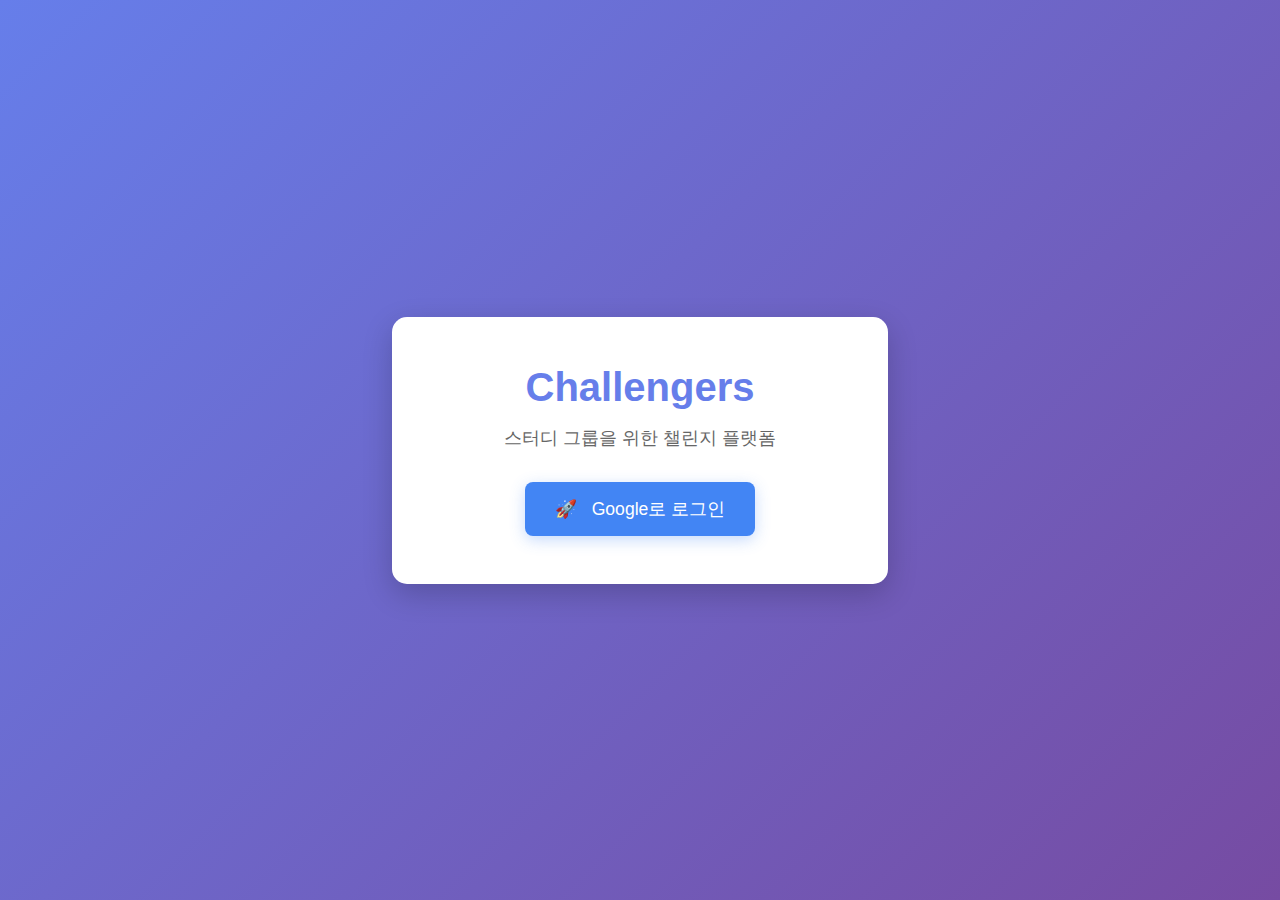
<file: src/main/resources/templates/index.html>
<!DOCTYPE html>
<html lang="ko">
<head>
    <meta charset="UTF-8">
    <meta content="width=device-width, initial-scale=1.0" name="viewport">
    <title>Challengers - 홈</title>
    <style>
        body {
            font-family: 'Arial', sans-serif;
            margin: 0;
            padding: 0;
            background: linear-gradient(135deg, #667eea 0%, #764ba2 100%);
            min-height: 100vh;
            display: flex;
            align-items: center;
            justify-content: center;
        }

        .container {
            background: white;
            padding: 3rem;
            border-radius: 15px;
            box-shadow: 0 10px 30px rgba(0, 0, 0, 0.2);
            text-align: center;
            max-width: 400px;
            width: 90%;
        }

        .logo {
            font-size: 2.5rem;
            font-weight: bold;
            color: #667eea;
            margin-bottom: 1rem;
        }

        .subtitle {
            color: #666;
            margin-bottom: 2rem;
            font-size: 1.1rem;
        }

        .login-btn {
            background: #4285f4;
            color: white;
            padding: 15px 30px;
            border: none;
            border-radius: 8px;
            font-size: 1.1rem;
            cursor: pointer;
            text-decoration: none;
            display: inline-block;
            transition: all 0.3s ease;
            box-shadow: 0 4px 15px rgba(66, 133, 244, 0.3);
        }

        .login-btn:hover {
            background: #3367d6;
            transform: translateY(-2px);
            box-shadow: 0 6px 20px rgba(66, 133, 244, 0.4);
        }

        .login-btn:before {
            content: "🚀 ";
            margin-right: 10px;
        }
    </style>
</head>
<body>
<div class="container">
    <div class="logo">Challengers</div>
    <div class="subtitle">스터디 그룹을 위한 챌린지 플랫폼</div>
    <a class="login-btn" href="/oauth2/authorization/google">Google로 로그인</a>
</div>
</body>
</html>
</file>
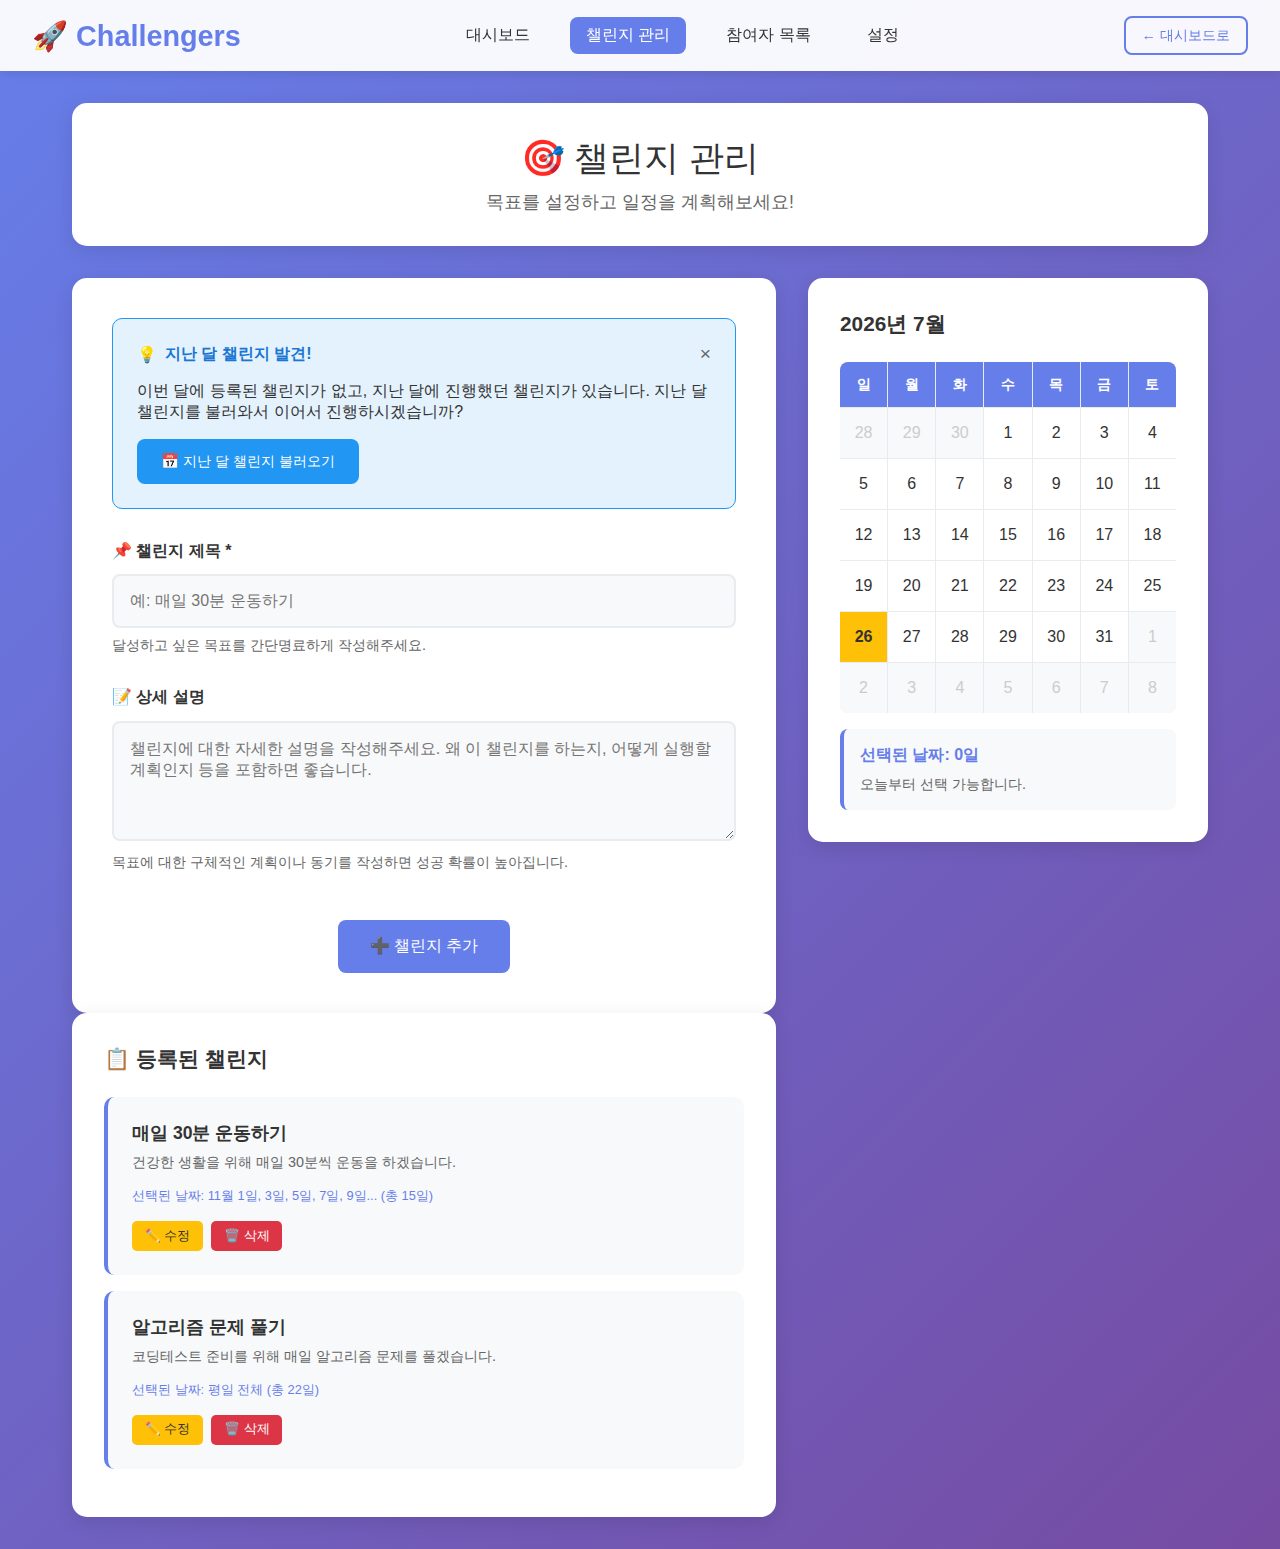
<file: src/main/resources/templates/challenge-form.html>
<!DOCTYPE html>
<html lang="ko">
<head>
    <meta charset="UTF-8">
    <meta content="width=device-width, initial-scale=1.0" name="viewport">
    <title>Challengers - 챌린지 관리</title>
    <style>
        * {
            margin: 0;
            padding: 0;
            box-sizing: border-box;
        }

        body {
            font-family: 'Arial', sans-serif;
            background: linear-gradient(135deg, #667eea 0%, #764ba2 100%);
            min-height: 100vh;
            color: #333;
        }

        .header {
            background: rgba(255, 255, 255, 0.95);
            padding: 1rem 2rem;
            box-shadow: 0 2px 10px rgba(0, 0, 0, 0.1);
            display: flex;
            justify-content: space-between;
            align-items: center;
            position: sticky;
            top: 0;
            z-index: 100;
        }

        .logo {
            font-size: 1.8rem;
            font-weight: bold;
            color: #667eea;
        }

        .nav-menu {
            display: flex;
            gap: 1.5rem;
            align-items: center;
        }

        .nav-item {
            color: #333;
            text-decoration: none;
            padding: 0.5rem 1rem;
            border-radius: 8px;
            transition: all 0.3s ease;
            font-weight: 500;
        }

        .nav-item:hover {
            background: rgba(102, 126, 234, 0.1);
            color: #667eea;
        }

        .nav-item.active {
            background: #667eea;
            color: white;
        }

        .back-btn {
            background: transparent;
            color: #667eea;
            border: 2px solid #667eea;
            padding: 0.5rem 1rem;
            border-radius: 8px;
            cursor: pointer;
            text-decoration: none;
            font-size: 0.9rem;
            transition: all 0.3s ease;
        }

        .back-btn:hover {
            background: #667eea;
            color: white;
        }

        .container {
            max-width: 1200px;
            margin: 0 auto;
            padding: 2rem;
        }

        .page-header {
            background: white;
            padding: 2rem;
            border-radius: 15px;
            box-shadow: 0 5px 20px rgba(0, 0, 0, 0.1);
            margin-bottom: 2rem;
            text-align: center;
        }

        .page-title {
            font-size: 2.2rem;
            color: #333;
            margin-bottom: 0.5rem;
        }

        .page-subtitle {
            color: #666;
            font-size: 1.1rem;
        }

        .main-grid {
            display: grid;
            grid-template-columns: 1fr 400px;
            gap: 2rem;
        }

        .form-container {
            background: white;
            padding: 2.5rem;
            border-radius: 15px;
            box-shadow: 0 5px 20px rgba(0, 0, 0, 0.1);
            height: fit-content;
        }

        .previous-challenges-notice {
            background: #e3f2fd;
            border: 1px solid #2196f3;
            border-radius: 10px;
            padding: 1.5rem;
            margin-bottom: 2rem;
            position: relative;
        }

        .notice-header {
            display: flex;
            align-items: center;
            justify-content: space-between;
            margin-bottom: 1rem;
        }

        .notice-title {
            font-weight: bold;
            color: #1976d2;
            display: flex;
            align-items: center;
            gap: 0.5rem;
        }

        .close-notice {
            background: none;
            border: none;
            font-size: 1.2rem;
            cursor: pointer;
            color: #666;
        }

        .notice-content {
            color: #333;
            margin-bottom: 1rem;
        }

        .load-previous-btn {
            background: #2196f3;
            color: white;
            border: none;
            padding: 0.8rem 1.5rem;
            border-radius: 8px;
            cursor: pointer;
            font-size: 0.9rem;
            transition: all 0.3s ease;
        }

        .load-previous-btn:hover {
            background: #1976d2;
        }

        .form-group {
            margin-bottom: 2rem;
        }

        .form-label {
            display: block;
            font-weight: bold;
            color: #333;
            margin-bottom: 0.8rem;
            font-size: 1rem;
        }

        .form-input {
            width: 100%;
            padding: 1rem;
            border: 2px solid #e9ecef;
            border-radius: 8px;
            font-size: 1rem;
            transition: all 0.3s ease;
            background: #f8f9fa;
        }

        .form-input:focus {
            outline: none;
            border-color: #667eea;
            background: white;
            box-shadow: 0 0 0 3px rgba(102, 126, 234, 0.1);
        }

        .form-textarea {
            min-height: 120px;
            resize: vertical;
            font-family: inherit;
        }

        .form-help {
            color: #666;
            font-size: 0.9rem;
            margin-top: 0.5rem;
        }

        .form-actions {
            display: flex;
            gap: 1rem;
            justify-content: center;
            margin-top: 3rem;
            flex-wrap: wrap;
        }

        .btn {
            padding: 1rem 2rem;
            border: none;
            border-radius: 8px;
            cursor: pointer;
            font-size: 1rem;
            font-weight: 500;
            transition: all 0.3s ease;
            min-width: 120px;
        }

        .btn-primary {
            background: #667eea;
            color: white;
        }

        .btn-primary:hover {
            background: #5a67d8;
            transform: translateY(-1px);
        }

        .btn-secondary {
            background: #6c757d;
            color: white;
        }

        .btn-secondary:hover {
            background: #5a6268;
        }

        .btn-danger {
            background: #dc3545;
            color: white;
        }

        .btn-danger:hover {
            background: #c82333;
        }

        .calendar-section {
            background: white;
            padding: 2rem;
            border-radius: 15px;
            box-shadow: 0 5px 20px rgba(0, 0, 0, 0.1);
            margin-bottom: 2rem;
        }

        .calendar-header {
            display: flex;
            justify-content: space-between;
            align-items: center;
            margin-bottom: 1.5rem;
        }

        .calendar-title {
            font-size: 1.3rem;
            font-weight: bold;
            color: #333;
        }

        .calendar-nav {
            display: flex;
            gap: 1rem;
            align-items: center;
        }

        .nav-btn {
            background: #667eea;
            color: white;
            border: none;
            width: 30px;
            height: 30px;
            border-radius: 50%;
            cursor: pointer;
            display: flex;
            align-items: center;
            justify-content: center;
            transition: all 0.3s ease;
        }

        .nav-btn:hover {
            background: #5a67d8;
        }

        .calendar-grid {
            display: grid;
            grid-template-columns: repeat(7, 1fr);
            gap: 1px;
            background: #e9ecef;
            border-radius: 8px;
            overflow: hidden;
            margin-bottom: 1rem;
        }

        .calendar-day-header {
            background: #667eea;
            color: white;
            padding: 0.8rem 0.5rem;
            text-align: center;
            font-weight: bold;
            font-size: 0.9rem;
        }

        .calendar-day {
            background: white;
            padding: 0.8rem 0.5rem;
            text-align: center;
            cursor: pointer;
            transition: all 0.3s ease;
            min-height: 50px;
            display: flex;
            align-items: center;
            justify-content: center;
            font-weight: 500;
        }

        .calendar-day:hover {
            background: #f8f9fa;
        }

        .calendar-day.other-month {
            color: #ccc;
            background: #f8f9fa;
        }

        .calendar-day.selected {
            background: #667eea;
            color: white;
        }

        .calendar-day.today {
            background: #ffc107;
            color: #333;
            font-weight: bold;
        }

        .calendar-day.today.selected {
            background: #667eea;
            color: white;
        }

        .selected-dates-info {
            background: #f8f9fa;
            padding: 1rem;
            border-radius: 8px;
            border-left: 4px solid #667eea;
        }

        .selected-count {
            font-weight: bold;
            color: #667eea;
            margin-bottom: 0.5rem;
        }

        .date-list {
            font-size: 0.9rem;
            color: #666;
            line-height: 1.4;
        }

        .challenges-list {
            background: white;
            padding: 2rem;
            border-radius: 15px;
            box-shadow: 0 5px 20px rgba(0, 0, 0, 0.1);
        }

        .challenges-header {
            display: flex;
            justify-content: space-between;
            align-items: center;
            margin-bottom: 1.5rem;
        }

        .challenges-title {
            font-size: 1.3rem;
            font-weight: bold;
            color: #333;
        }

        .add-challenge-btn {
            background: #28a745;
            color: white;
            border: none;
            padding: 0.8rem 1.5rem;
            border-radius: 8px;
            cursor: pointer;
            font-size: 0.9rem;
            transition: all 0.3s ease;
        }

        .add-challenge-btn:hover {
            background: #218838;
        }

        .challenge-item {
            background: #f8f9fa;
            padding: 1.5rem;
            border-radius: 10px;
            margin-bottom: 1rem;
            border-left: 4px solid #667eea;
        }

        .challenge-title {
            font-size: 1.1rem;
            font-weight: bold;
            color: #333;
            margin-bottom: 0.5rem;
        }

        .challenge-description {
            color: #666;
            font-size: 0.9rem;
            margin-bottom: 1rem;
        }

        .challenge-dates {
            font-size: 0.8rem;
            color: #667eea;
            margin-bottom: 1rem;
        }

        .challenge-actions {
            display: flex;
            gap: 0.5rem;
        }

        .action-btn {
            padding: 0.4rem 0.8rem;
            border: none;
            border-radius: 5px;
            cursor: pointer;
            font-size: 0.8rem;
            transition: all 0.3s ease;
        }

        .edit-btn {
            background: #ffc107;
            color: #333;
        }

        .edit-btn:hover {
            background: #ffb300;
        }

        .delete-btn {
            background: #dc3545;
            color: white;
        }

        .delete-btn:hover {
            background: #c82333;
        }

        .hidden {
            display: none;
        }

        .fade-in {
            animation: fadeIn 0.3s ease-in;
        }

        @keyframes fadeIn {
            from {
                opacity: 0;
                transform: translateY(-10px);
            }
            to {
                opacity: 1;
                transform: translateY(0);
            }
        }

        @media (max-width: 768px) {
            .header {
                padding: 1rem;
                flex-direction: column;
                gap: 1rem;
            }

            .nav-menu {
                flex-wrap: wrap;
                justify-content: center;
            }

            .container {
                padding: 1rem;
            }

            .main-grid {
                grid-template-columns: 1fr;
            }

            .calendar-day {
                padding: 0.5rem 0.3rem;
                font-size: 0.9rem;
                min-height: 60px;
            }

            .calendar-day-header {
                padding: 0.6rem 0.3rem;
                font-size: 0.8rem;
            }

            .calendar-day.disabled {
                font-size: 0.8rem;
            }
        }
    </style>
</head>
<body>
<div class="header">
    <div class="logo">🚀 Challengers</div>
    <nav class="nav-menu">
        <a class="nav-item" href="dashboard.html">대시보드</a>
        <a class="nav-item active" href="#">챌린지 관리</a>
        <a class="nav-item" href="#">참여자 목록</a>
        <a class="nav-item" href="#">설정</a>
    </nav>
    <a class="back-btn" href="dashboard.html">← 대시보드로</a>
</div>

<div class="container">
    <div class="page-header">
        <div class="page-title">🎯 챌린지 관리</div>
        <div class="page-subtitle">목표를 설정하고 일정을 계획해보세요!</div>
    </div>

    <div class="main-grid">
        <div>
            <div class="form-container">
                <!-- 지난 달 챌린지 불러오기 알림 -->
                <div class="previous-challenges-notice" id="previousNotice">
                    <div class="notice-header">
                        <div class="notice-title">
                            <span>💡</span>
                            <span>지난 달 챌린지 발견!</span>
                        </div>
                        <button class="close-notice" onclick="closePreviousNotice()">×</button>
                    </div>
                    <div class="notice-content">
                        이번 달에 등록된 챌린지가 없고, 지난 달에 진행했던 챌린지가 있습니다.
                        지난 달 챌린지를 불러와서 이어서 진행하시겠습니까?
                    </div>
                    <button class="load-previous-btn" onclick="loadPreviousChallenges()">
                        📅 지난 달 챌린지 불러오기
                    </button>
                </div>

                <form id="challengeForm">
                    <div class="form-group">
                        <label class="form-label" for="title">
                            📌 챌린지 제목 *
                        </label>
                        <input
                                class="form-input"
                                id="title"
                                name="title"
                                placeholder="예: 매일 30분 운동하기"
                                required
                                type="text"
                        >
                        <div class="form-help">
                            달성하고 싶은 목표를 간단명료하게 작성해주세요.
                        </div>
                    </div>

                    <div class="form-group">
                        <label class="form-label" for="description">
                            📝 상세 설명
                        </label>
                        <textarea
                                class="form-input form-textarea"
                                id="description"
                                name="description"
                                placeholder="챌린지에 대한 자세한 설명을 작성해주세요. 왜 이 챌린지를 하는지, 어떻게 실행할 계획인지 등을 포함하면 좋습니다."
                        ></textarea>
                        <div class="form-help">
                            목표에 대한 구체적인 계획이나 동기를 작성하면 성공 확률이 높아집니다.
                        </div>
                    </div>

                    <div class="form-actions">
                        <button class="btn btn-primary" type="submit">
                            ➕ 챌린지 추가
                        </button>
                        <button class="btn btn-danger hidden" id="deleteBtn" onclick="deleteChallenge()" type="button">
                            🗑️ 삭제하기
                        </button>
                    </div>
                </form>
            </div>

            <div class="challenges-list">
                <div class="challenges-header">
                    <h3 class="challenges-title">📋 등록된 챌린지</h3>
                </div>
                <div id="challengesList">
                    <div class="challenge-item">
                        <div class="challenge-title">매일 30분 운동하기</div>
                        <div class="challenge-description">건강한 생활을 위해 매일 30분씩 운동을 하겠습니다.</div>
                        <div class="challenge-dates">선택된 날짜: 11월 1일, 3일, 5일, 7일, 9일... (총 15일)</div>
                        <div class="challenge-actions">
                            <button class="action-btn edit-btn" onclick="editChallenge(this)">✏️ 수정</button>
                            <button class="action-btn delete-btn" onclick="removeChallenge(this)">🗑️ 삭제</button>
                        </div>
                    </div>

                    <div class="challenge-item">
                        <div class="challenge-title">알고리즘 문제 풀기</div>
                        <div class="challenge-description">코딩테스트 준비를 위해 매일 알고리즘 문제를 풀겠습니다.</div>
                        <div class="challenge-dates">선택된 날짜: 평일 전체 (총 22일)</div>
                        <div class="challenge-actions">
                            <button class="action-btn edit-btn" onclick="editChallenge(this)">✏️ 수정</button>
                            <button class="action-btn delete-btn" onclick="removeChallenge(this)">🗑️ 삭제</button>
                        </div>
                    </div>
                </div>
            </div>
        </div>

        <div>
            <div class="calendar-section">
                <div class="calendar-header">
                    <h3 class="calendar-title" id="calendarTitle">2024년 11월</h3>
                </div>

                <div class="calendar-grid" id="calendar">
                    <!-- 캘린더가 여기에 생성됩니다 -->
                </div>

                <div class="selected-dates-info">
                    <div class="selected-count" id="selectedCount">선택된 날짜: 0일</div>
                    <div class="date-list" id="selectedDates">오늘부터 선택 가능합니다.</div>
                </div>
            </div>
        </div>
    </div>
</div>

<script>
    let currentDate = new Date(); // 현재 날짜로 고정
    let selectedDates = new Set();
    let isEditMode = false;
    let editingChallenge = null;

    // 페이지 로드 시 초기화
    document.addEventListener('DOMContentLoaded', function () {
        // 현재 월로 고정
        currentDate = new Date();
        generateCalendar();
    });

    // 캘린더 생성
    function generateCalendar() {
        const calendar = document.getElementById('calendar');
        const year = currentDate.getFullYear();
        const month = currentDate.getMonth();
        const today = new Date();

        // 캘린더 제목 업데이트
        document.getElementById('calendarTitle').textContent = `${year}년 ${month + 1}월`;

        // 캘린더 초기화
        calendar.innerHTML = '';

        // 요일 헤더
        const daysOfWeek = ['일', '월', '화', '수', '목', '금', '토'];
        daysOfWeek.forEach(day => {
            const dayHeader = document.createElement('div');
            dayHeader.className = 'calendar-day-header';
            dayHeader.textContent = day;
            calendar.appendChild(dayHeader);
        });

        // 이번 달 첫날과 마지막날
        const firstDay = new Date(year, month, 1);
        const lastDay = new Date(year, month + 1, 0);
        const firstDayOfWeek = firstDay.getDay();
        const daysInMonth = lastDay.getDate();

        // 이전 달 마지막 날들
        const prevMonth = new Date(year, month, 0);
        const daysInPrevMonth = prevMonth.getDate();

        for (let i = firstDayOfWeek - 1; i >= 0; i--) {
            const dayElement = document.createElement('div');
            dayElement.className = 'calendar-day other-month';
            dayElement.textContent = daysInPrevMonth - i;
            calendar.appendChild(dayElement);
        }

        // 이번 달 날들
        for (let day = 1; day <= daysInMonth; day++) {
            const dayElement = document.createElement('div');
            dayElement.className = 'calendar-day';
            dayElement.textContent = day;

            const dateString = `${year}-${String(month + 1).padStart(2, '0')}-${String(day).padStart(2, '0')}`;
            dayElement.dataset.date = dateString;

            // 현재 날짜 체크
            const currentDayDate = new Date(year, month, day);

            // 오늘 날짜 표시
            if (year === today.getFullYear() && month === today.getMonth() && day === today.getDate()) {
                dayElement.classList.add('today');
            }

            // 오늘 이전 날짜는 비활성화
            if (currentDayDate < today.setHours(0, 0, 0, 0)) {
                dayElement.classList.add('disabled');
                dayElement.title = '과거 날짜는 선택할 수 없습니다';
            }

            // 선택된 날짜 표시
            if (selectedDates.has(dateString)) {
                dayElement.classList.add('selected');

                // 과거 날짜가 이미 선택되어 있는 경우 (수정 모드)
                if (currentDayDate < today.setHours(0, 0, 0, 0)) {
                    dayElement.title = '과거 일정은 취소할 수 없습니다';
                }
            }

            dayElement.onclick = () => toggleDate(dateString, dayElement, currentDayDate);
            calendar.appendChild(dayElement);
        }

        // 다음 달 첫날들
        const totalCells = calendar.children.length - 7; // 헤더 제외
        const remainingCells = 42 - totalCells; // 6주 × 7일

        for (let day = 1; day <= remainingCells; day++) {
            const dayElement = document.createElement('div');
            dayElement.className = 'calendar-day other-month';
            dayElement.textContent = day;
            calendar.appendChild(dayElement);
        }

        // 오늘 날짜 재설정 (위에서 setHours로 변경되었으므로)
        today.setHours(new Date().getHours(), new Date().getMinutes(), new Date().getSeconds(), new Date().getMilliseconds());
    }

    // 날짜 선택/해제
    function toggleDate(dateString, element, currentDayDate) {
        const today = new Date();
        today.setHours(0, 0, 0, 0);

        // 과거 날짜 클릭 방지
        if (currentDayDate < today) {
            if (selectedDates.has(dateString)) {
                // 이미 선택된 과거 날짜는 취소할 수 없음
                alert('과거에 설정된 일정은 취소할 수 없습니다.');
                return;
            } else {
                // 과거 날짜는 새로 선택할 수 없음
                alert('과거 날짜는 선택할 수 없습니다.');
                return;
            }
        }

        // 현재 날짜 이후만 선택/해제 가능
        if (selectedDates.has(dateString)) {
            selectedDates.delete(dateString);
            element.classList.remove('selected');
        } else {
            selectedDates.add(dateString);
            element.classList.add('selected');
        }
        updateSelectedDatesInfo();
    }

    // 선택된 날짜 정보 업데이트
    function updateSelectedDatesInfo() {
        const count = selectedDates.size;
        document.getElementById('selectedCount').textContent = `선택된 날짜: ${count}일`;

        if (count === 0) {
            document.getElementById('selectedDates').textContent = '오늘부터 선택 가능합니다.';
        } else {
            const dates = Array.from(selectedDates).sort();
            const formatDates = dates.map(date => {
                const d = new Date(date);
                return `${d.getMonth() + 1}/${d.getDate()}`;
            }).join(', ');
            document.getElementById('selectedDates').textContent = formatDates;
        }
    }

    // 지난 달 챌린지 알림 닫기
    function closePreviousNotice() {
        document.getElementById('previousNotice').style.display = 'none';
    }

    // 지난 달 챌린지 불러오기
    function loadPreviousChallenges() {
        // 지난 달 챌린지를 불러올 때도 과거 날짜는 제외하고 불러오기
        const today = new Date();
        const thisMonth = today.getMonth();
        const thisYear = today.getFullYear();

        // 예시: 지난 달 챌린지에서 이번 달 유효한 날짜만 선택
        const previousChallenges = [
            {
                title: '매일 1시간 독서하기',
                description: '자기계발을 위한 독서 습관 만들기',
                dates: generateValidDatesFromPrevious() // 이번 달 유효한 날짜만 생성
            },
            {
                title: '알고리즘 문제 풀기',
                description: '코딩테스트 준비를 위한 꾸준한 연습',
                dates: generateValidDatesFromPrevious()
            }
        ];

        const message = `지난 달 챌린지 목록:\n\n${previousChallenges.map((c, i) => `${i + 1}. ${c.title}\n   ${c.description}`).join('\n\n')}\n\n불러올 챌린지를 선택하세요:`;

        const choice = prompt(message + '\n\n번호를 입력하세요 (1-' + previousChallenges.length + '):');
        const index = parseInt(choice) - 1;

        if (index >= 0 && index < previousChallenges.length) {
            const selected = previousChallenges[index];
            document.getElementById('title').value = selected.title;
            document.getElementById('description').value = selected.description;

            // 유효한 날짜만 선택
            selectedDates.clear();
            selected.dates.forEach(date => selectedDates.add(date));

            generateCalendar();
            updateSelectedDatesInfo();
            closePreviousNotice();
            alert('챌린지가 성공적으로 불러와졌습니다!\n(과거 날짜는 자동으로 제외되었습니다)');
        }
    }

    // 지난 달 챌린지에서 이번 달 유효한 날짜 생성
    function generateValidDatesFromPrevious() {
        const today = new Date();
        const year = today.getFullYear();
        const month = today.getMonth();
        const todayDate = today.getDate();
        const lastDayOfMonth = new Date(year, month + 1, 0).getDate();

        const validDates = [];

        // 오늘부터 이번 달 마지막 날까지 평일만 선택 (예시)
        for (let day = todayDate; day <= lastDayOfMonth; day++) {
            const dayOfWeek = new Date(year, month, day).getDay();
            if (dayOfWeek >= 1 && dayOfWeek <= 5) { // 평일만
                const dateString = `${year}-${String(month + 1).padStart(2, '0')}-${String(day).padStart(2, '0')}`;
                validDates.push(dateString);
            }
        }

        return validDates;
    }

    // 챌린지 추가/수정
    document.getElementById('challengeForm').addEventListener('submit', function (e) {
        e.preventDefault();

        const title = document.getElementById('title').value.trim();
        const description = document.getElementById('description').value.trim();

        if (!title) {
            alert('챌린지 제목을 입력해주세요.');
            return;
        }

        if (selectedDates.size === 0) {
            alert('날짜를 하나 이상 선택해주세요.');
            return;
        }

        const challengeData = {
            title: title,
            description: description,
            dates: Array.from(selectedDates).sort()
        };

        if (isEditMode && editingChallenge) {
            updateChallengeInList(editingChallenge, challengeData);
            isEditMode = false;
            editingChallenge = null;
            document.getElementById('deleteBtn').classList.add('hidden');
        } else {
            addChallengeToList(challengeData);
        }

        // 폼 초기화
        this.reset();
        selectedDates.clear();
        generateCalendar();
        updateSelectedDatesInfo();

        alert('챌린지가 성공적으로 저장되었습니다! 🎉');
    });

    // 챌린지 목록에 추가
    function addChallengeToList(data) {
        const challengesList = document.getElementById('challengesList');
        const challengeElement = createChallengeElement(data);
        challengesList.appendChild(challengeElement);
        challengeElement.classList.add('fade-in');
    }

    // 챌린지 요소 생성
    function createChallengeElement(data) {
        const challenge = document.createElement('div');
        challenge.className = 'challenge-item';

        const dateText = formatSelectedDates(data.dates);

        challenge.innerHTML = `
                <div class="challenge-title">${data.title}</div>
                <div class="challenge-description">${data.description || '설명 없음'}</div>
                <div class="challenge-dates">선택된 날짜: ${dateText}</div>
                <div class="challenge-actions">
                    <button class="action-btn edit-btn" onclick="editChallenge(this)">✏️ 수정</button>
                    <button class="action-btn delete-btn" onclick="removeChallenge(this)">🗑️ 삭제</button>
                </div>
            `;

        // 데이터 저장
        challenge.dataset.challengeData = JSON.stringify(data);

        return challenge;
    }

    // 선택된 날짜 포맷팅
    function formatSelectedDates(dates) {
        if (dates.length <= 5) {
            return dates.map(date => {
                const d = new Date(date);
                return `${d.getMonth() + 1}월 ${d.getDate()}일`;
            }).join(', ') + ` (총 ${dates.length}일)`;
        } else {
            const first = new Date(dates[0]);
            const last = new Date(dates[dates.length - 1]);
            return `${first.getMonth() + 1}월 ${first.getDate()}일 ~ ${last.getMonth() + 1}월 ${last.getDate()}일 등 (총 ${dates.length}일)`;
        }
    }

    // 챌린지 수정
    function editChallenge(btn) {
        const challengeItem = btn.closest('.challenge-item');
        const data = JSON.parse(challengeItem.dataset.challengeData);

        // 폼에 데이터 로드
        document.getElementById('title').value = data.title;
        document.getElementById('description').value = data.description;

        // 날짜 선택 복원 (과거 날짜 포함)
        selectedDates.clear();
        data.dates.forEach(date => selectedDates.add(date));
        generateCalendar();
        updateSelectedDatesInfo();

        // 편집 모드 설정
        isEditMode = true;
        editingChallenge = challengeItem;
        document.getElementById('deleteBtn').classList.remove('hidden');

        // 스크롤
        document.querySelector('.form-container').scrollIntoView({behavior: 'smooth'});
    }

    // 챌린지 목록에서 업데이트
    function updateChallengeInList(challengeElement, data) {
        const newElement = createChallengeElement(data);
        challengeElement.replaceWith(newElement);
    }

    // 챌린지 삭제 (편집 모드)
    function deleteChallenge() {
        if (confirm('정말로 이 챌린지를 삭제하시겠습니까?')) {
            editingChallenge.remove();

            // 폼 초기화
            document.getElementById('challengeForm').reset();
            selectedDates.clear();
            generateCalendar();
            updateSelectedDatesInfo();

            isEditMode = false;
            editingChallenge = null;
            document.getElementById('deleteBtn').classList.add('hidden');

            alert('챌린지가 삭제되었습니다.');
        }
    }

    // 챌린지 제거 (목록에서)
    function removeChallenge(btn) {
        if (confirm('정말로 이 챌린지를 삭제하시겠습니까?')) {
            const challengeItem = btn.closest('.challenge-item');
            challengeItem.style.opacity = '0.5';
            setTimeout(() => {
                challengeItem.remove();
            }, 300);
        }
    }
</script>
</body>
</html>
</file>
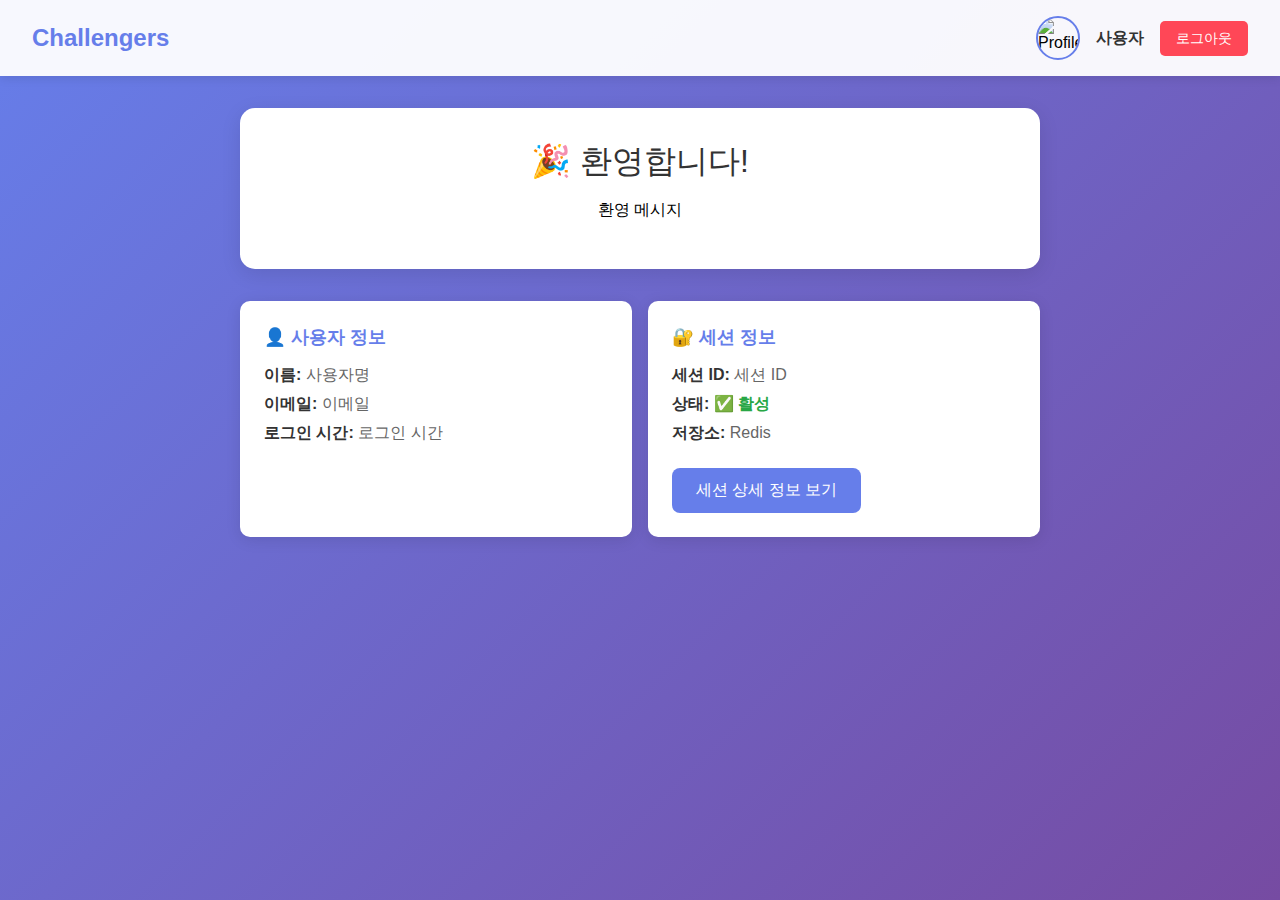
<file: src/main/resources/templates/dashboard.html>
<!DOCTYPE html>
<html lang="ko" xmlns:th="http://www.thymeleaf.org">
<head>
    <meta charset="UTF-8">
    <meta content="width=device-width, initial-scale=1.0" name="viewport">
    <title>Challengers - 대시보드</title>
    <style>
        body {
            font-family: 'Arial', sans-serif;
            margin: 0;
            padding: 0;
            background: linear-gradient(135deg, #667eea 0%, #764ba2 100%);
            min-height: 100vh;
        }

        .header {
            background: rgba(255, 255, 255, 0.95);
            padding: 1rem 2rem;
            box-shadow: 0 2px 10px rgba(0, 0, 0, 0.1);
            display: flex;
            justify-content: space-between;
            align-items: center;
        }

        .logo {
            font-size: 1.5rem;
            font-weight: bold;
            color: #667eea;
        }

        .user-info {
            display: flex;
            align-items: center;
            gap: 1rem;
        }

        .user-avatar {
            width: 40px;
            height: 40px;
            border-radius: 50%;
            border: 2px solid #667eea;
        }

        .user-name {
            font-weight: bold;
            color: #333;
        }

        .logout-btn {
            background: #ff4757;
            color: white;
            padding: 8px 16px;
            border: none;
            border-radius: 5px;
            cursor: pointer;
            text-decoration: none;
            font-size: 0.9rem;
        }

        .logout-btn:hover {
            background: #ff3742;
        }

        .main-content {
            padding: 2rem;
            max-width: 800px;
            margin: 0 auto;
        }

        .welcome-card {
            background: white;
            padding: 2rem;
            border-radius: 15px;
            box-shadow: 0 5px 20px rgba(0, 0, 0, 0.1);
            margin-bottom: 2rem;
            text-align: center;
        }

        .welcome-title {
            font-size: 2rem;
            color: #333;
            margin-bottom: 1rem;
        }

        .info-grid {
            display: grid;
            grid-template-columns: repeat(auto-fit, minmax(250px, 1fr));
            gap: 1rem;
            margin-top: 2rem;
        }

        .info-card {
            background: white;
            padding: 1.5rem;
            border-radius: 10px;
            box-shadow: 0 3px 15px rgba(0, 0, 0, 0.1);
        }

        .info-card h3 {
            color: #667eea;
            margin: 0 0 1rem 0;
            font-size: 1.1rem;
        }

        .info-item {
            margin: 0.5rem 0;
            color: #666;
        }

        .info-label {
            font-weight: bold;
            color: #333;
        }

        .session-btn {
            background: #667eea;
            color: white;
            padding: 12px 24px;
            border: none;
            border-radius: 8px;
            cursor: pointer;
            text-decoration: none;
            display: inline-block;
            margin-top: 1rem;
            transition: all 0.3s ease;
        }

        .session-btn:hover {
            background: #5a67d8;
            transform: translateY(-1px);
        }
    </style>
</head>
<body>
<div class="header">
    <div class="logo">Challengers</div>
    <div class="user-info">
        <img alt="Profile" class="user-avatar" th:src="${picture}">
        <span class="user-name" th:text="${name}">사용자</span>
        <a class="logout-btn" href="/logout">로그아웃</a>
    </div>
</div>

<div class="main-content">
    <div class="welcome-card">
        <div class="welcome-title">🎉 환영합니다!</div>
        <p th:text="|안녕하세요, ${name}님! Google OAuth 로그인에 성공했습니다.|">환영 메시지</p>
    </div>

    <div class="info-grid">
        <div class="info-card">
            <h3>👤 사용자 정보</h3>
            <div class="info-item">
                <span class="info-label">이름:</span>
                <span th:text="${name}">사용자명</span>
            </div>
            <div class="info-item">
                <span class="info-label">이메일:</span>
                <span th:text="${email}">이메일</span>
            </div>
            <div class="info-item">
                <span class="info-label">로그인 시간:</span>
                <span th:text="${loginTime}">로그인 시간</span>
            </div>
        </div>

        <div class="info-card">
            <h3>🔐 세션 정보</h3>
            <div class="info-item">
                <span class="info-label">세션 ID:</span>
                <span th:text="${sessionId}">세션 ID</span>
            </div>
            <div class="info-item">
                <span class="info-label">상태:</span>
                <span style="color: #28a745; font-weight: bold;">✅ 활성</span>
            </div>
            <div class="info-item">
                <span class="info-label">저장소:</span>
                <span>Redis</span>
            </div>
            <a class="session-btn" href="/session-info">세션 상세 정보 보기</a>
        </div>
    </div>
</div>
</body>
</html>
</file>
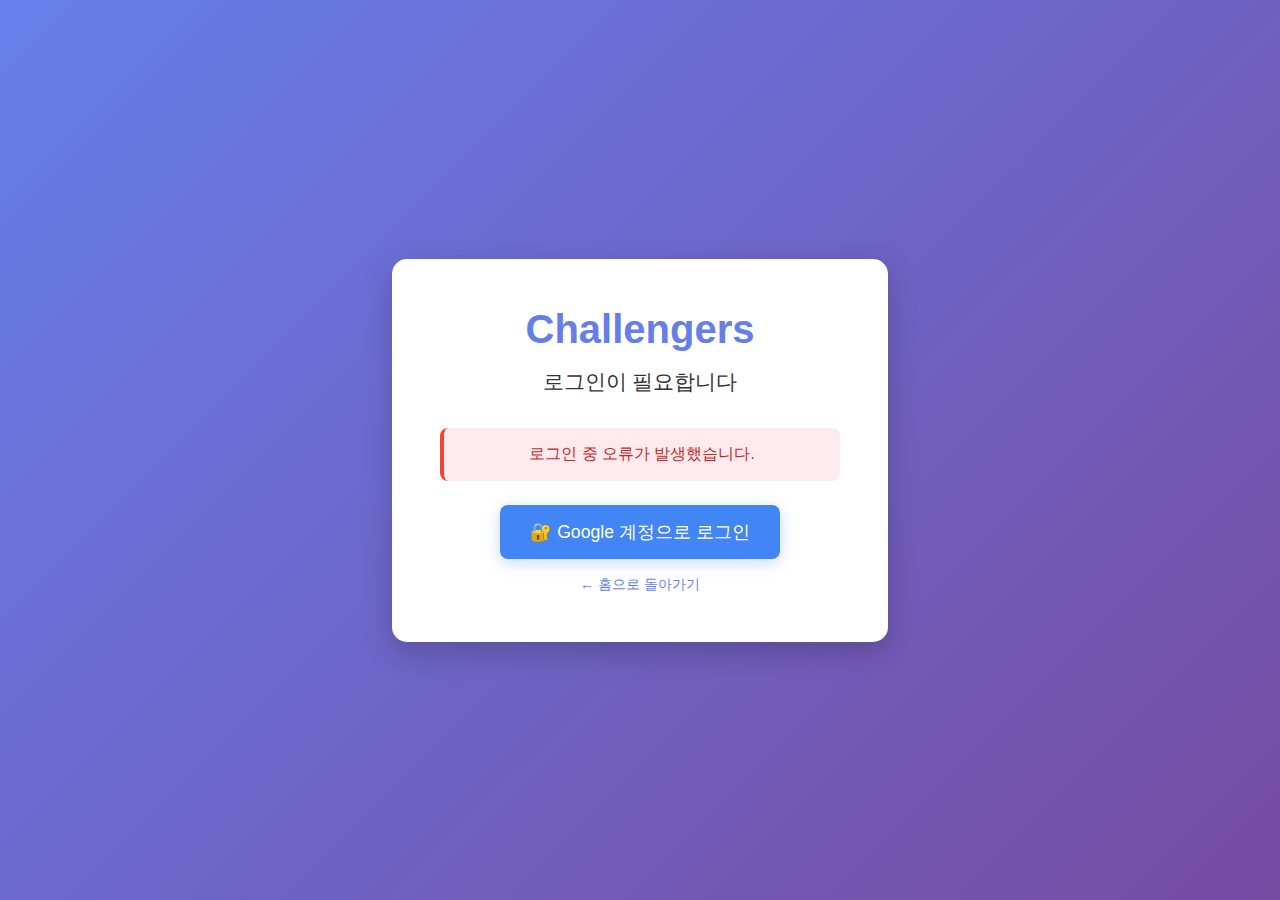
<file: src/main/resources/templates/login.html>
<!DOCTYPE html>
<html lang="ko" xmlns:th="http://www.thymeleaf.org">
<head>
    <meta charset="UTF-8">
    <meta content="width=device-width, initial-scale=1.0" name="viewport">
    <title>Challengers - 로그인</title>
    <style>
        body {
            font-family: 'Arial', sans-serif;
            margin: 0;
            padding: 0;
            background: linear-gradient(135deg, #667eea 0%, #764ba2 100%);
            min-height: 100vh;
            display: flex;
            align-items: center;
            justify-content: center;
        }

        .container {
            background: white;
            padding: 3rem;
            border-radius: 15px;
            box-shadow: 0 10px 30px rgba(0, 0, 0, 0.2);
            text-align: center;
            max-width: 400px;
            width: 90%;
        }

        .logo {
            font-size: 2.5rem;
            font-weight: bold;
            color: #667eea;
            margin-bottom: 1rem;
        }

        .login-title {
            color: #333;
            margin-bottom: 2rem;
            font-size: 1.3rem;
        }

        .error-message {
            background: #ffebee;
            color: #c62828;
            padding: 1rem;
            border-radius: 8px;
            margin-bottom: 1.5rem;
            border-left: 4px solid #f44336;
        }

        .google-btn {
            background: #4285f4;
            color: white;
            padding: 15px 30px;
            border: none;
            border-radius: 8px;
            font-size: 1.1rem;
            cursor: pointer;
            text-decoration: none;
            display: inline-block;
            transition: all 0.3s ease;
            box-shadow: 0 4px 15px rgba(66, 133, 244, 0.3);
            margin-bottom: 1rem;
        }

        .google-btn:hover {
            background: #3367d6;
            transform: translateY(-2px);
            box-shadow: 0 6px 20px rgba(66, 133, 244, 0.4);
        }

        .back-link {
            color: #667eea;
            text-decoration: none;
            font-size: 0.9rem;
        }

        .back-link:hover {
            text-decoration: underline;
        }
    </style>
</head>
<body>
<div class="container">
    <div class="logo">Challengers</div>
    <div class="login-title">로그인이 필요합니다</div>

    <!-- 에러 메시지 표시 -->
    <div class="error-message" th:if="${error}" th:text="${error}">
        로그인 중 오류가 발생했습니다.
    </div>

    <a class="google-btn" href="/oauth2/authorization/google">🔐 Google 계정으로 로그인</a>
    <br>
    <a class="back-link" href="/">← 홈으로 돌아가기</a>
</div>
</body>
</html>
</file>
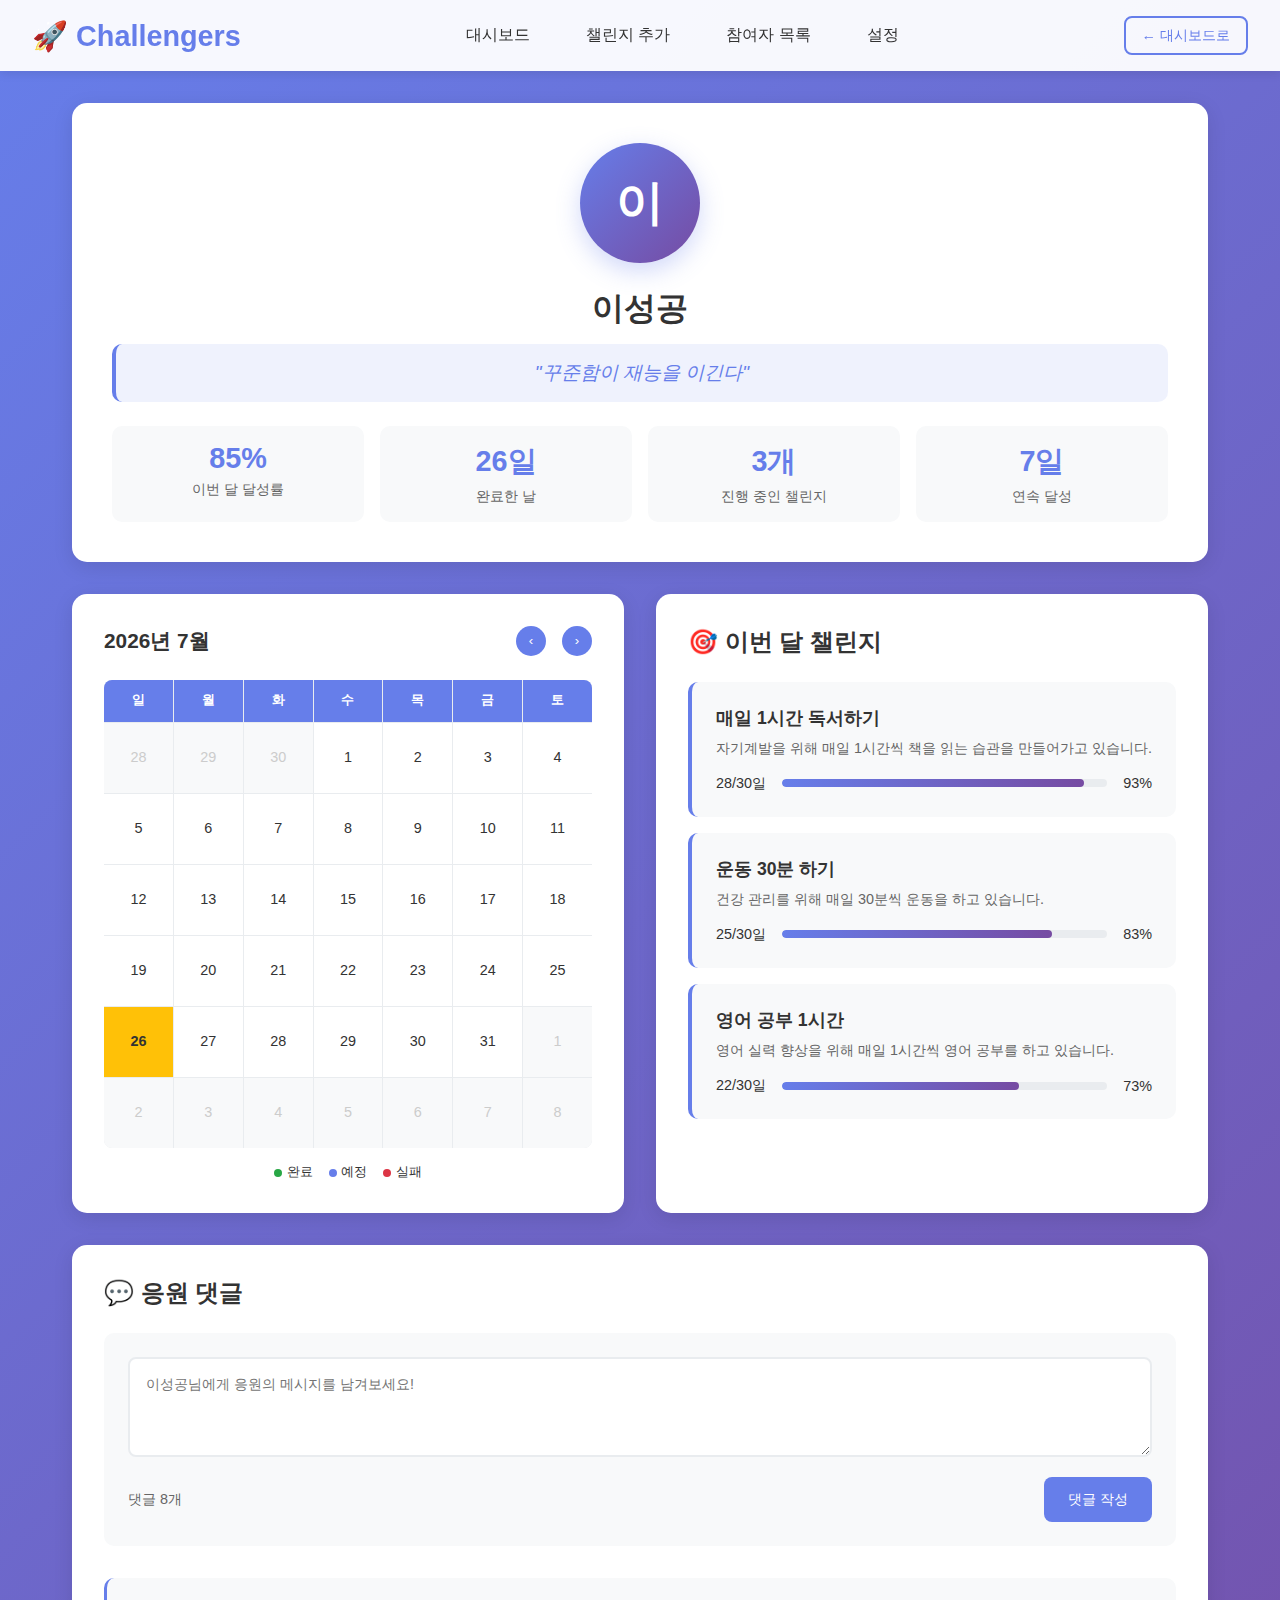
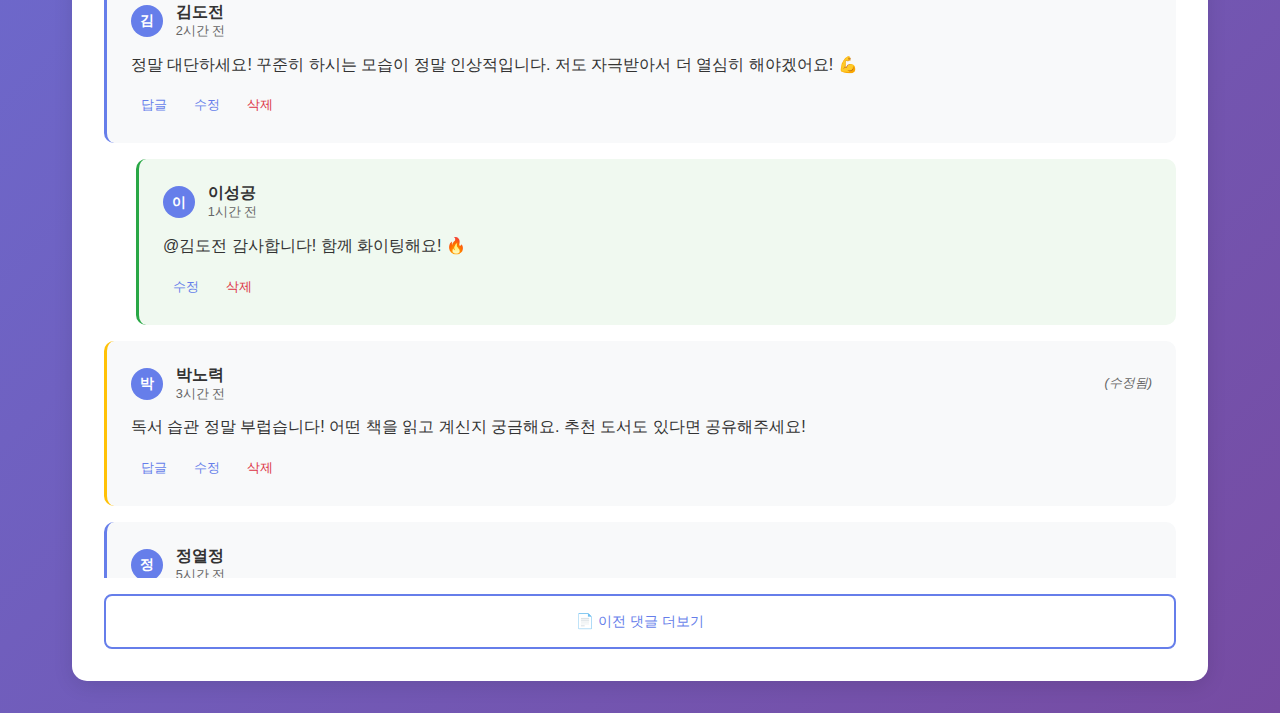
<file: src/main/resources/templates/participant-profile.html>
<!DOCTYPE html>
<html lang="ko">
<head>
    <meta charset="UTF-8">
    <meta content="width=device-width, initial-scale=1.0" name="viewport">
    <title>Challengers - 이성공님의 프로필</title>
    <style>
        * {
            margin: 0;
            padding: 0;
            box-sizing: border-box;
        }

        body {
            font-family: 'Arial', sans-serif;
            background: linear-gradient(135deg, #667eea 0%, #764ba2 100%);
            min-height: 100vh;
            color: #333;
        }

        .header {
            background: rgba(255, 255, 255, 0.95);
            padding: 1rem 2rem;
            box-shadow: 0 2px 10px rgba(0, 0, 0, 0.1);
            display: flex;
            justify-content: space-between;
            align-items: center;
            position: sticky;
            top: 0;
            z-index: 100;
        }

        .logo {
            font-size: 1.8rem;
            font-weight: bold;
            color: #667eea;
        }

        .nav-menu {
            display: flex;
            gap: 1.5rem;
            align-items: center;
        }

        .nav-item {
            color: #333;
            text-decoration: none;
            padding: 0.5rem 1rem;
            border-radius: 8px;
            transition: all 0.3s ease;
            font-weight: 500;
        }

        .nav-item:hover {
            background: rgba(102, 126, 234, 0.1);
            color: #667eea;
        }

        .back-btn {
            background: transparent;
            color: #667eea;
            border: 2px solid #667eea;
            padding: 0.5rem 1rem;
            border-radius: 8px;
            cursor: pointer;
            text-decoration: none;
            font-size: 0.9rem;
            transition: all 0.3s ease;
        }

        .back-btn:hover {
            background: #667eea;
            color: white;
        }

        .container {
            max-width: 1200px;
            margin: 0 auto;
            padding: 2rem;
        }

        .profile-header {
            background: white;
            padding: 2.5rem;
            border-radius: 15px;
            box-shadow: 0 5px 20px rgba(0, 0, 0, 0.1);
            margin-bottom: 2rem;
            text-align: center;
        }

        .profile-avatar {
            width: 120px;
            height: 120px;
            border-radius: 50%;
            background: linear-gradient(135deg, #667eea, #764ba2);
            display: flex;
            align-items: center;
            justify-content: center;
            color: white;
            font-size: 3rem;
            font-weight: bold;
            margin: 0 auto 1.5rem;
            box-shadow: 0 8px 25px rgba(102, 126, 234, 0.3);
        }

        .profile-name {
            font-size: 2rem;
            font-weight: bold;
            color: #333;
            margin-bottom: 0.8rem;
        }

        .profile-commitment {
            font-size: 1.2rem;
            color: #667eea;
            font-style: italic;
            margin-bottom: 1.5rem;
            padding: 1rem;
            background: rgba(102, 126, 234, 0.1);
            border-radius: 10px;
            border-left: 4px solid #667eea;
        }

        .profile-stats {
            display: grid;
            grid-template-columns: repeat(auto-fit, minmax(120px, 1fr));
            gap: 1rem;
            margin-top: 1.5rem;
        }

        .stat-item {
            text-align: center;
            padding: 1rem;
            background: #f8f9fa;
            border-radius: 10px;
        }

        .stat-value {
            font-size: 1.8rem;
            font-weight: bold;
            color: #667eea;
        }

        .stat-label {
            color: #666;
            font-size: 0.9rem;
            margin-top: 0.3rem;
        }

        .content-grid {
            display: grid;
            grid-template-columns: 1fr 1fr;
            gap: 2rem;
            margin-bottom: 2rem;
        }

        .calendar-section {
            background: white;
            padding: 2rem;
            border-radius: 15px;
            box-shadow: 0 5px 20px rgba(0, 0, 0, 0.1);
        }

        .calendar-header {
            display: flex;
            justify-content: space-between;
            align-items: center;
            margin-bottom: 1.5rem;
        }

        .calendar-title {
            font-size: 1.3rem;
            font-weight: bold;
            color: #333;
        }

        .calendar-nav {
            display: flex;
            gap: 1rem;
            align-items: center;
        }

        .nav-btn {
            background: #667eea;
            color: white;
            border: none;
            width: 30px;
            height: 30px;
            border-radius: 50%;
            cursor: pointer;
            display: flex;
            align-items: center;
            justify-content: center;
            transition: all 0.3s ease;
        }

        .nav-btn:hover {
            background: #5a67d8;
        }

        .calendar-grid {
            display: grid;
            grid-template-columns: repeat(7, 1fr);
            gap: 1px;
            background: #e9ecef;
            border-radius: 8px;
            overflow: hidden;
            margin-bottom: 1rem;
        }

        .calendar-day-header {
            background: #667eea;
            color: white;
            padding: 0.8rem 0.3rem;
            text-align: center;
            font-weight: bold;
            font-size: 0.8rem;
        }

        .calendar-day {
            background: white;
            padding: 0.8rem 0.3rem;
            text-align: center;
            cursor: pointer;
            transition: all 0.3s ease;
            min-height: 70px;
            display: flex;
            flex-direction: column;
            align-items: center;
            justify-content: center;
            font-weight: 500;
            position: relative;
        }

        .calendar-day:hover {
            background: #f8f9fa;
        }

        .calendar-day.other-month {
            color: #ccc;
            background: #f8f9fa;
        }

        .calendar-day.today {
            background: #ffc107;
            color: #333;
            font-weight: bold;
        }

        .calendar-day.has-challenges {
            border: 2px solid #667eea;
        }

        .challenge-indicators {
            display: flex;
            flex-wrap: wrap;
            gap: 2px;
            margin-top: 3px;
            justify-content: center;
        }

        .challenge-dot {
            width: 6px;
            height: 6px;
            border-radius: 50%;
            background: #667eea;
        }

        .challenge-dot.completed {
            background: #28a745;
        }

        .challenge-dot.missed {
            background: #dc3545;
        }

        .day-number {
            font-size: 0.9rem;
            margin-bottom: 2px;
        }

        .calendar-legend {
            display: flex;
            justify-content: center;
            gap: 1rem;
            flex-wrap: wrap;
            margin-top: 1rem;
            font-size: 0.8rem;
        }

        .legend-item {
            display: flex;
            align-items: center;
            gap: 0.3rem;
        }

        .legend-dot {
            width: 8px;
            height: 8px;
            border-radius: 50%;
        }

        .challenges-section {
            background: white;
            padding: 2rem;
            border-radius: 15px;
            box-shadow: 0 5px 20px rgba(0, 0, 0, 0.1);
        }

        .section-title {
            font-size: 1.5rem;
            color: #333;
            font-weight: bold;
            margin-bottom: 1.5rem;
            display: flex;
            align-items: center;
            gap: 0.5rem;
        }

        .challenge-item {
            background: #f8f9fa;
            padding: 1.5rem;
            border-radius: 10px;
            margin-bottom: 1rem;
            border-left: 4px solid #667eea;
        }

        .challenge-title {
            font-size: 1.1rem;
            font-weight: bold;
            color: #333;
            margin-bottom: 0.5rem;
        }

        .challenge-description {
            color: #666;
            font-size: 0.9rem;
            margin-bottom: 1rem;
            line-height: 1.4;
        }

        .challenge-progress {
            display: flex;
            justify-content: space-between;
            align-items: center;
        }

        .progress-bar {
            flex: 1;
            background: #e9ecef;
            height: 8px;
            border-radius: 4px;
            margin: 0 1rem;
            overflow: hidden;
        }

        .progress-fill {
            height: 100%;
            background: linear-gradient(90deg, #667eea, #764ba2);
            border-radius: 4px;
            transition: width 0.3s ease;
        }

        .progress-text {
            font-size: 0.9rem;
            font-weight: 500;
            color: #333;
        }

        .comments-section {
            background: white;
            padding: 2rem;
            border-radius: 15px;
            box-shadow: 0 5px 20px rgba(0, 0, 0, 0.1);
            grid-column: 1 / -1;
        }

        .comment-form {
            background: #f8f9fa;
            padding: 1.5rem;
            border-radius: 10px;
            margin-bottom: 2rem;
        }

        .comment-textarea {
            width: 100%;
            min-height: 100px;
            padding: 1rem;
            border: 2px solid #e9ecef;
            border-radius: 8px;
            font-size: 0.9rem;
            resize: vertical;
            font-family: inherit;
            margin-bottom: 1rem;
        }

        .comment-textarea:focus {
            outline: none;
            border-color: #667eea;
            box-shadow: 0 0 0 3px rgba(102, 126, 234, 0.1);
        }

        .comment-actions {
            display: flex;
            justify-content: space-between;
            align-items: center;
        }

        .comment-btn {
            background: #667eea;
            color: white;
            border: none;
            padding: 0.8rem 1.5rem;
            border-radius: 8px;
            cursor: pointer;
            font-size: 0.9rem;
            transition: all 0.3s ease;
        }

        .comment-btn:hover {
            background: #5a67d8;
        }

        .comment-count {
            color: #666;
            font-size: 0.9rem;
        }

        .comments-list {
            max-height: 600px;
            overflow-y: auto;
        }

        .comment {
            background: #f8f9fa;
            padding: 1.5rem;
            border-radius: 10px;
            margin-bottom: 1rem;
            border-left: 3px solid #667eea;
        }

        .comment.reply {
            margin-left: 2rem;
            border-left-color: #28a745;
            background: #f0f9f0;
        }

        .comment.edited {
            border-left-color: #ffc107;
        }

        .comment.deleted {
            border-left-color: #dc3545;
            background: #ffeaea;
        }

        .comment-header {
            display: flex;
            justify-content: space-between;
            align-items: center;
            margin-bottom: 0.8rem;
        }

        .comment-author {
            display: flex;
            align-items: center;
            gap: 0.8rem;
        }

        .comment-avatar {
            width: 32px;
            height: 32px;
            border-radius: 50%;
            background: #667eea;
            display: flex;
            align-items: center;
            justify-content: center;
            color: white;
            font-weight: bold;
            font-size: 0.9rem;
        }

        .comment-name {
            font-weight: bold;
            color: #333;
        }

        .comment-time {
            color: #666;
            font-size: 0.8rem;
        }

        .comment-status {
            font-size: 0.8rem;
            color: #666;
            font-style: italic;
        }

        .comment-content {
            color: #333;
            line-height: 1.5;
            margin-bottom: 1rem;
        }

        .comment-content.deleted-text {
            color: #999;
            font-style: italic;
        }

        .comment-controls {
            display: flex;
            gap: 0.5rem;
            flex-wrap: wrap;
        }

        .control-btn {
            background: none;
            border: none;
            color: #667eea;
            cursor: pointer;
            font-size: 0.8rem;
            padding: 0.3rem 0.6rem;
            border-radius: 4px;
            transition: all 0.3s ease;
        }

        .control-btn:hover {
            background: rgba(102, 126, 234, 0.1);
        }

        .control-btn.danger {
            color: #dc3545;
        }

        .control-btn.danger:hover {
            background: rgba(220, 53, 69, 0.1);
        }

        .load-more-btn {
            width: 100%;
            background: transparent;
            border: 2px solid #667eea;
            color: #667eea;
            padding: 1rem;
            border-radius: 8px;
            cursor: pointer;
            font-size: 0.9rem;
            margin-top: 1rem;
            transition: all 0.3s ease;
        }

        .load-more-btn:hover {
            background: #667eea;
            color: white;
        }

        .day-detail-modal {
            position: fixed;
            top: 0;
            left: 0;
            width: 100%;
            height: 100%;
            background: rgba(0, 0, 0, 0.5);
            display: flex;
            align-items: center;
            justify-content: center;
            z-index: 1000;
            opacity: 0;
            pointer-events: none;
            transition: all 0.3s ease;
        }

        .day-detail-modal.show {
            opacity: 1;
            pointer-events: all;
        }

        .modal-content {
            background: white;
            padding: 2rem;
            border-radius: 15px;
            max-width: 500px;
            width: 90%;
            max-height: 70vh;
            overflow-y: auto;
            transform: translateY(-20px);
            transition: all 0.3s ease;
        }

        .day-detail-modal.show .modal-content {
            transform: translateY(0);
        }

        .modal-header {
            display: flex;
            justify-content: space-between;
            align-items: center;
            margin-bottom: 1.5rem;
        }

        .modal-title {
            font-size: 1.3rem;
            font-weight: bold;
            color: #333;
        }

        .close-modal {
            background: none;
            border: none;
            font-size: 1.5rem;
            cursor: pointer;
            color: #666;
            padding: 0.5rem;
        }

        .day-challenges {
            margin-bottom: 1rem;
        }

        .day-challenge-item {
            padding: 1rem;
            background: #f8f9fa;
            border-radius: 8px;
            margin-bottom: 0.8rem;
            border-left: 4px solid #667eea;
        }

        .day-challenge-item.completed {
            border-left-color: #28a745;
            background: #f0f9f0;
        }

        .day-challenge-item.missed {
            border-left-color: #dc3545;
            background: #ffeaea;
        }

        .day-challenge-title {
            font-weight: bold;
            color: #333;
            margin-bottom: 0.3rem;
        }

        .day-challenge-status {
            font-size: 0.9rem;
            font-weight: 500;
        }

        .day-challenge-status.completed {
            color: #28a745;
        }

        .day-challenge-status.missed {
            color: #dc3545;
        }

        .day-challenge-status.pending {
            color: #ffc107;
        }

        .hidden {
            display: none;
        }

        .fade-in {
            animation: fadeIn 0.3s ease-in;
        }

        @keyframes fadeIn {
            from {
                opacity: 0;
                transform: translateY(10px);
            }
            to {
                opacity: 1;
                transform: translateY(0);
            }
        }

        @media (max-width: 768px) {
            .header {
                padding: 1rem;
                flex-direction: column;
                gap: 1rem;
            }

            .nav-menu {
                flex-wrap: wrap;
                justify-content: center;
            }

            .container {
                padding: 1rem;
            }

            .content-grid {
                grid-template-columns: 1fr;
            }

            .profile-stats {
                grid-template-columns: repeat(2, 1fr);
            }

            .comment.reply {
                margin-left: 1rem;
            }

            .calendar-day {
                min-height: 60px;
                padding: 0.5rem 0.2rem;
            }

            .calendar-day-header {
                padding: 0.6rem 0.2rem;
                font-size: 0.7rem;
            }

            .day-number {
                font-size: 0.8rem;
            }

            .challenge-dot {
                width: 4px;
                height: 4px;
            }
        }
    </style>
</head>
<body>
<div class="header">
    <div class="logo">🚀 Challengers</div>
    <nav class="nav-menu">
        <a class="nav-item" href="dashboard.html">대시보드</a>
        <a class="nav-item" href="challenge-form.html">챌린지 추가</a>
        <a class="nav-item" href="#">참여자 목록</a>
        <a class="nav-item" href="#">설정</a>
    </nav>
    <a class="back-btn" href="dashboard.html">← 대시보드로</a>
</div>

<div class="container">
    <div class="profile-header">
        <div class="profile-avatar">이</div>
        <div class="profile-name">이성공</div>
        <div class="profile-commitment">
            "꾸준함이 재능을 이긴다"
        </div>

        <div class="profile-stats">
            <div class="stat-item">
                <div class="stat-value">85%</div>
                <div class="stat-label">이번 달 달성률</div>
            </div>
            <div class="stat-item">
                <div class="stat-value">26일</div>
                <div class="stat-label">완료한 날</div>
            </div>
            <div class="stat-item">
                <div class="stat-value">3개</div>
                <div class="stat-label">진행 중인 챌린지</div>
            </div>
            <div class="stat-item">
                <div class="stat-value">7일</div>
                <div class="stat-label">연속 달성</div>
            </div>
        </div>
    </div>

    <div class="content-grid">
        <div class="calendar-section">
            <div class="calendar-header">
                <h3 class="calendar-title" id="calendarTitle">2024년 11월</h3>
                <div class="calendar-nav">
                    <button class="nav-btn" onclick="previousMonth()">‹</button>
                    <button class="nav-btn" onclick="nextMonth()">›</button>
                </div>
            </div>

            <div class="calendar-grid" id="calendar">
                <!-- 캘린더가 여기에 생성됩니다 -->
            </div>

            <div class="calendar-legend">
                <div class="legend-item">
                    <div class="legend-dot" style="background: #28a745;"></div>
                    <span>완료</span>
                </div>
                <div class="legend-item">
                    <div class="legend-dot" style="background: #667eea;"></div>
                    <span>예정</span>
                </div>
                <div class="legend-item">
                    <div class="legend-dot" style="background: #dc3545;"></div>
                    <span>실패</span>
                </div>
            </div>
        </div>

        <div class="challenges-section">
            <h3 class="section-title">🎯 이번 달 챌린지</h3>

            <div class="challenge-item">
                <div class="challenge-title">매일 1시간 독서하기</div>
                <div class="challenge-description">
                    자기계발을 위해 매일 1시간씩 책을 읽는 습관을 만들어가고 있습니다.
                </div>
                <div class="challenge-progress">
                    <span class="progress-text">28/30일</span>
                    <div class="progress-bar">
                        <div class="progress-fill" style="width: 93%"></div>
                    </div>
                    <span class="progress-text">93%</span>
                </div>
            </div>

            <div class="challenge-item">
                <div class="challenge-title">운동 30분 하기</div>
                <div class="challenge-description">
                    건강 관리를 위해 매일 30분씩 운동을 하고 있습니다.
                </div>
                <div class="challenge-progress">
                    <span class="progress-text">25/30일</span>
                    <div class="progress-bar">
                        <div class="progress-fill" style="width: 83%"></div>
                    </div>
                    <span class="progress-text">83%</span>
                </div>
            </div>

            <div class="challenge-item">
                <div class="challenge-title">영어 공부 1시간</div>
                <div class="challenge-description">
                    영어 실력 향상을 위해 매일 1시간씩 영어 공부를 하고 있습니다.
                </div>
                <div class="challenge-progress">
                    <span class="progress-text">22/30일</span>
                    <div class="progress-bar">
                        <div class="progress-fill" style="width: 73%"></div>
                    </div>
                    <span class="progress-text">73%</span>
                </div>
            </div>
        </div>
    </div>

    <div class="comments-section">
        <h3 class="section-title">💬 응원 댓글</h3>

        <div class="comment-form">
                <textarea
                        class="comment-textarea"
                        id="commentInput"
                        placeholder="이성공님에게 응원의 메시지를 남겨보세요!"
                ></textarea>
            <div class="comment-actions">
                <div class="comment-count">댓글 <span id="commentCount">8</span>개</div>
                <button class="comment-btn" onclick="addComment()">댓글 작성</button>
            </div>
        </div>

        <div class="comments-list" id="commentsList">
            <div class="comment">
                <div class="comment-header">
                    <div class="comment-author">
                        <div class="comment-avatar">김</div>
                        <div>
                            <div class="comment-name">김도전</div>
                            <div class="comment-time">2시간 전</div>
                        </div>
                    </div>
                </div>
                <div class="comment-content">
                    정말 대단하세요! 꾸준히 하시는 모습이 정말 인상적입니다. 저도 자극받아서 더 열심히 해야겠어요! 💪
                </div>
                <div class="comment-controls">
                    <button class="control-btn" onclick="replyToComment(this)">답글</button>
                    <button class="control-btn" onclick="editComment(this)">수정</button>
                    <button class="control-btn danger" onclick="deleteComment(this)">삭제</button>
                </div>
            </div>

            <div class="comment reply">
                <div class="comment-header">
                    <div class="comment-author">
                        <div class="comment-avatar">이</div>
                        <div>
                            <div class="comment-name">이성공</div>
                            <div class="comment-time">1시간 전</div>
                        </div>
                    </div>
                </div>
                <div class="comment-content">
                    @김도전 감사합니다! 함께 화이팅해요! 🔥
                </div>
                <div class="comment-controls">
                    <button class="control-btn" onclick="editComment(this)">수정</button>
                    <button class="control-btn danger" onclick="deleteComment(this)">삭제</button>
                </div>
            </div>

            <div class="comment edited">
                <div class="comment-header">
                    <div class="comment-author">
                        <div class="comment-avatar">박</div>
                        <div>
                            <div class="comment-name">박노력</div>
                            <div class="comment-time">3시간 전</div>
                        </div>
                    </div>
                    <div class="comment-status">(수정됨)</div>
                </div>
                <div class="comment-content">
                    독서 습관 정말 부럽습니다! 어떤 책을 읽고 계신지 궁금해요. 추천 도서도 있다면 공유해주세요!
                </div>
                <div class="comment-controls">
                    <button class="control-btn" onclick="replyToComment(this)">답글</button>
                    <button class="control-btn" onclick="editComment(this)">수정</button>
                    <button class="control-btn danger" onclick="deleteComment(this)">삭제</button>
                </div>
            </div>

            <div class="comment">
                <div class="comment-header">
                    <div class="comment-author">
                        <div class="comment-avatar">정</div>
                        <div>
                            <div class="comment-name">정열정</div>
                            <div class="comment-time">5시간 전</div>
                        </div>
                    </div>
                </div>
                <div class="comment-content">
                    운동도 꾸준히 하시고 정말 멋져요! 어떤 운동을 주로 하시나요?
                </div>
                <div class="comment-controls">
                    <button class="control-btn" onclick="replyToComment(this)">답글</button>
                    <button class="control-btn" onclick="editComment(this)">수정</button>
                    <button class="control-btn danger" onclick="deleteComment(this)">삭제</button>
                </div>
            </div>

            <div class="comment deleted">
                <div class="comment-header">
                    <div class="comment-author">
                        <div class="comment-avatar">최</div>
                        <div>
                            <div class="comment-name">최도전</div>
                            <div class="comment-time">1일 전</div>
                        </div>
                    </div>
                </div>
                <div class="comment-content deleted-text">
                    삭제된 댓글입니다.
                </div>
            </div>

            <div class="comment">
                <div class="comment-header">
                    <div class="comment-author">
                        <div class="comment-avatar">강</div>
                        <div>
                            <div class="comment-name">강성실</div>
                            <div class="comment-time">1일 전</div>
                        </div>
                    </div>
                </div>
                <div class="comment-content">
                    영어 공부도 함께 하고 계시는군요! 저도 영어 공부 중인데, 혹시 좋은 학습법이 있다면 공유해주세요!
                </div>
                <div class="comment-controls">
                    <button class="control-btn" onclick="replyToComment(this)">답글</button>
                    <button class="control-btn" onclick="editComment(this)">수정</button>
                    <button class="control-btn danger" onclick="deleteComment(this)">삭제</button>
                </div>
            </div>
        </div>

        <button class="load-more-btn" id="loadMoreBtn" onclick="loadMoreComments()">
            📄 이전 댓글 더보기
        </button>
    </div>
</div>

<!-- 날짜 상세 모달 -->
<div class="day-detail-modal" id="dayDetailModal">
    <div class="modal-content">
        <div class="modal-header">
            <h3 class="modal-title" id="modalTitle">11월 15일 챌린지</h3>
            <button class="close-modal" onclick="closeDayModal()">×</button>
        </div>
        <div class="day-challenges" id="dayChallenges">
            <!-- 날짜별 챌린지 상세 정보가 여기에 표시됩니다 -->
        </div>
    </div>
</div>

<script>
    let currentDate = new Date();
    let commentCount = 8;
    let isEditing = false;
    let editingElement = null;

    // 챌린지 데이터 (예시)
    const challengeData = {
        '2024-11-01': {'독서': 'completed', '운동': 'completed', '영어': 'completed'},
        '2024-11-02': {'독서': 'completed', '운동': 'missed', '영어': 'completed'},
        '2024-11-03': {'독서': 'completed', '운동': 'completed', '영어': 'completed'},
        '2024-11-04': {'독서': 'completed', '운동': 'completed', '영어': 'missed'},
        '2024-11-05': {'독서': 'completed', '운동': 'completed', '영어': 'completed'},
        '2024-11-06': {'독서': 'missed', '운동': 'completed', '영어': 'completed'},
        '2024-11-07': {'독서': 'completed', '운동': 'completed', '영어': 'completed'},
        '2024-11-08': {'독서': 'completed', '운동': 'completed', '영어': 'completed'},
        '2024-11-09': {'독서': 'completed', '운동': 'missed', '영어': 'completed'},
        '2024-11-10': {'독서': 'completed', '운동': 'completed', '영어': 'completed'},
        '2024-11-11': {'독서': 'completed', '운동': 'completed', '영어': 'completed'},
        '2024-11-12': {'독서': 'completed', '운동': 'completed', '영어': 'missed'},
        '2024-11-13': {'독서': 'completed', '운동': 'completed', '영어': 'completed'},
        '2024-11-14': {'독서': 'completed', '운동': 'completed', '영어': 'completed'},
        '2024-11-15': {'독서': 'completed', '운동': 'completed', '영어': 'completed'},
        '2024-11-16': {'독서': 'pending', '운동': 'pending', '영어': 'pending'},
        '2024-11-17': {'독서': 'pending', '운동': 'pending', '영어': 'pending'},
        '2024-11-18': {'독서': 'pending', '운동': 'pending', '영어': 'pending'},
        '2024-11-19': {'독서': 'pending', '운동': 'pending', '영어': 'pending'},
        '2024-11-20': {'독서': 'pending', '운동': 'pending', '영어': 'pending'}
    };

    // 페이지 로드 시 초기화
    document.addEventListener('DOMContentLoaded', function () {
        generateCalendar();
    });

    // 캘린더 생성
    function generateCalendar() {
        const calendar = document.getElementById('calendar');
        const year = currentDate.getFullYear();
        const month = currentDate.getMonth();

        // 캘린더 제목 업데이트
        document.getElementById('calendarTitle').textContent = `${year}년 ${month + 1}월`;

        // 캘린더 초기화
        calendar.innerHTML = '';

        // 요일 헤더
        const daysOfWeek = ['일', '월', '화', '수', '목', '금', '토'];
        daysOfWeek.forEach(day => {
            const dayHeader = document.createElement('div');
            dayHeader.className = 'calendar-day-header';
            dayHeader.textContent = day;
            calendar.appendChild(dayHeader);
        });

        // 이번 달 첫날과 마지막날
        const firstDay = new Date(year, month, 1);
        const lastDay = new Date(year, month + 1, 0);
        const firstDayOfWeek = firstDay.getDay();
        const daysInMonth = lastDay.getDate();

        // 이전 달 마지막 날들
        const prevMonth = new Date(year, month, 0);
        const daysInPrevMonth = prevMonth.getDate();

        for (let i = firstDayOfWeek - 1; i >= 0; i--) {
            const dayElement = document.createElement('div');
            dayElement.className = 'calendar-day other-month';
            dayElement.innerHTML = `<div class="day-number">${daysInPrevMonth - i}</div>`;
            calendar.appendChild(dayElement);
        }

        // 이번 달 날들
        for (let day = 1; day <= daysInMonth; day++) {
            const dayElement = document.createElement('div');
            dayElement.className = 'calendar-day';

            const dateString = `${year}-${String(month + 1).padStart(2, '0')}-${String(day).padStart(2, '0')}`;
            dayElement.dataset.date = dateString;

            // 오늘 날짜 표시
            const today = new Date();
            if (year === today.getFullYear() && month === today.getMonth() && day === today.getDate()) {
                dayElement.classList.add('today');
            }

            // 날짜 번호
            const dayNumber = document.createElement('div');
            dayNumber.className = 'day-number';
            dayNumber.textContent = day;
            dayElement.appendChild(dayNumber);

            // 챌린지 데이터가 있는 경우
            if (challengeData[dateString]) {
                dayElement.classList.add('has-challenges');

                const indicatorsContainer = document.createElement('div');
                indicatorsContainer.className = 'challenge-indicators';

                const challenges = challengeData[dateString];
                Object.entries(challenges).forEach(([challenge, status]) => {
                    const dot = document.createElement('div');
                    dot.className = `challenge-dot ${status}`;
                    dot.title = `${challenge}: ${getStatusText(status)}`;
                    indicatorsContainer.appendChild(dot);
                });

                dayElement.appendChild(indicatorsContainer);
            }

            dayElement.onclick = () => showDayDetail(dateString, day);
            calendar.appendChild(dayElement);
        }

        // 다음 달 첫날들
        const totalCells = calendar.children.length - 7; // 헤더 제외
        const remainingCells = 42 - totalCells; // 6주 × 7일

        for (let day = 1; day <= remainingCells; day++) {
            const dayElement = document.createElement('div');
            dayElement.className = 'calendar-day other-month';
            dayElement.innerHTML = `<div class="day-number">${day}</div>`;
            calendar.appendChild(dayElement);
        }
    }

    // 상태 텍스트 반환
    function getStatusText(status) {
        switch (status) {
            case 'completed':
                return '완료';
            case 'missed':
                return '실패';
            case 'pending':
                return '예정';
            default:
                return '예정';
        }
    }

    // 날짜 상세 정보 표시
    function showDayDetail(dateString, day) {
        const challenges = challengeData[dateString];
        if (!challenges) {
            alert('해당 날짜에는 챌린지가 없습니다.');
            return;
        }

        const modal = document.getElementById('dayDetailModal');
        const modalTitle = document.getElementById('modalTitle');
        const dayChallenges = document.getElementById('dayChallenges');

        modalTitle.textContent = `${currentDate.getMonth() + 1}월 ${day}일 챌린지`;

        dayChallenges.innerHTML = '';

        Object.entries(challenges).forEach(([challenge, status]) => {
            const challengeItem = document.createElement('div');
            challengeItem.className = `day-challenge-item ${status}`;
            challengeItem.innerHTML = `
                    <div class="day-challenge-title">${challenge}</div>
                    <div class="day-challenge-status ${status}">${getStatusText(status)}</div>
                `;
            dayChallenges.appendChild(challengeItem);
        });

        modal.classList.add('show');
    }

    // 모달 닫기
    function closeDayModal() {
        document.getElementById('dayDetailModal').classList.remove('show');
    }

    // 모달 외부 클릭 시 닫기
    document.getElementById('dayDetailModal').addEventListener('click', function (e) {
        if (e.target === this) {
            closeDayModal();
        }
    });

    // 이전 달
    function previousMonth() {
        currentDate.setMonth(currentDate.getMonth() - 1);
        generateCalendar();
    }

    // 다음 달
    function nextMonth() {
        currentDate.setMonth(currentDate.getMonth() + 1);
        generateCalendar();
    }

    // 댓글 작성
    function addComment() {
        const input = document.getElementById('commentInput');
        const content = input.value.trim();

        if (!content) {
            alert('댓글 내용을 입력해주세요.');
            return;
        }

        const comment = createCommentElement({
            author: '김도전',
            avatar: '김',
            content: content,
            time: '방금 전',
            isOwn: true
        });

        const commentsList = document.getElementById('commentsList');
        commentsList.insertBefore(comment, commentsList.firstChild);

        input.value = '';
        commentCount++;
        document.getElementById('commentCount').textContent = commentCount;

        comment.classList.add('fade-in');
    }

    // 댓글 요소 생성
    function createCommentElement(data) {
        const comment = document.createElement('div');
        comment.className = 'comment';
        comment.innerHTML = `
                <div class="comment-header">
                    <div class="comment-author">
                        <div class="comment-avatar">${data.avatar}</div>
                        <div>
                            <div class="comment-name">${data.author}</div>
                            <div class="comment-time">${data.time}</div>
                        </div>
                    </div>
                </div>
                <div class="comment-content">${data.content}</div>
                <div class="comment-controls">
                    <button class="control-btn" onclick="replyToComment(this)">답글</button>
                    ${data.isOwn ? '<button class="control-btn" onclick="editComment(this)">수정</button>' : ''}
                    ${data.isOwn ? '<button class="control-btn danger" onclick="deleteComment(this)">삭제</button>' : ''}
                </div>
            `;
        return comment;
    }

    // 답글 작성
    function replyToComment(btn) {
        const comment = btn.closest('.comment');
        let replyForm = comment.nextElementSibling;

        if (replyForm && replyForm.classList.contains('reply-form')) {
            replyForm.remove();
            return;
        }

        const authorName = comment.querySelector('.comment-name').textContent;

        const replyFormHtml = `
                <div class="comment reply-form" style="margin-left: 2rem; background: #e3f2fd;">
                    <textarea class="comment-textarea" placeholder="@${authorName}에게 답글을 작성하세요..." style="min-height: 80px;"></textarea>
                    <div class="comment-actions">
                        <button class="comment-btn" onclick="submitReply(this, '${authorName}')">답글 작성</button>
                        <button class="comment-btn" style="background: #6c757d;" onclick="cancelReply(this)">취소</button>
                    </div>
                </div>
            `;

        comment.insertAdjacentHTML('afterend', replyFormHtml);
    }

    // 답글 제출
    function submitReply(btn, targetAuthor) {
        const replyForm = btn.closest('.reply-form');
        const textarea = replyForm.querySelector('textarea');
        const content = textarea.value.trim();

        if (!content) {
            alert('답글 내용을 입력해주세요.');
            return;
        }

        const reply = createCommentElement({
            author: '김도전',
            avatar: '김',
            content: `@${targetAuthor} ${content}`,
            time: '방금 전',
            isOwn: true
        });

        reply.classList.add('reply');
        replyForm.replaceWith(reply);

        commentCount++;
        document.getElementById('commentCount').textContent = commentCount;

        reply.classList.add('fade-in');
    }

    // 답글 취소
    function cancelReply(btn) {
        btn.closest('.reply-form').remove();
    }

    // 댓글 수정
    function editComment(btn) {
        if (isEditing) {
            alert('이미 수정 중인 댓글이 있습니다.');
            return;
        }

        const comment = btn.closest('.comment');
        const contentElement = comment.querySelector('.comment-content');
        const originalContent = contentElement.textContent;

        isEditing = true;
        editingElement = comment;

        contentElement.innerHTML = `
                <textarea class="comment-textarea" style="min-height: 80px;">${originalContent}</textarea>
                <div style="margin-top: 1rem;">
                    <button class="comment-btn" onclick="saveEdit()">저장</button>
                    <button class="comment-btn" style="background: #6c757d; margin-left: 0.5rem;" onclick="cancelEdit('${originalContent}')">취소</button>
                </div>
            `;
    }

    // 수정 저장
    function saveEdit() {
        const textarea = editingElement.querySelector('textarea');
        const newContent = textarea.value.trim();

        if (!newContent) {
            alert('댓글 내용을 입력해주세요.');
            return;
        }

        const contentElement = editingElement.querySelector('.comment-content');
        contentElement.innerHTML = newContent;

        // 수정됨 표시 추가
        editingElement.classList.add('edited');
        const header = editingElement.querySelector('.comment-header');
        if (!header.querySelector('.comment-status')) {
            header.insertAdjacentHTML('beforeend', '<div class="comment-status">(수정됨)</div>');
        }

        isEditing = false;
        editingElement = null;
    }

    // 수정 취소
    function cancelEdit(originalContent) {
        const contentElement = editingElement.querySelector('.comment-content');
        contentElement.innerHTML = originalContent;

        isEditing = false;
        editingElement = null;
    }

    // 댓글 삭제
    function deleteComment(btn) {
        if (!confirm('정말로 이 댓글을 삭제하시겠습니까?')) {
            return;
        }

        const comment = btn.closest('.comment');
        const contentElement = comment.querySelector('.comment-content');
        const controlsElement = comment.querySelector('.comment-controls');

        // 삭제된 댓글로 표시
        comment.classList.add('deleted');
        contentElement.innerHTML = '삭제된 댓글입니다.';
        contentElement.classList.add('deleted-text');
        controlsElement.remove();

        // 댓글 수 감소
        commentCount--;
        document.getElementById('commentCount').textContent = commentCount;
    }

    // 더보기 기능
    function loadMoreComments() {
        const moreComments = [
            {author: '윤꾸준', avatar: '윤', content: '정말 대단한 의지력이세요! 저도 배워가겠습니다.', time: '2일 전'},
            {author: '서성장', avatar: '서', content: '매일 보는 것만으로도 동기부여가 됩니다!', time: '3일 전'}
        ];

        const commentsList = document.getElementById('commentsList');

        moreComments.forEach(data => {
            const comment = createCommentElement(data);
            commentsList.appendChild(comment);
            comment.classList.add('fade-in');
        });

        commentCount += moreComments.length;
        document.getElementById('commentCount').textContent = commentCount;

        // 더보기 버튼 숨기기 (더 이상 댓글이 없는 경우)
        document.getElementById('loadMoreBtn').style.display = 'none';
    }

    // Enter 키로 댓글 작성
    document.getElementById('commentInput').addEventListener('keydown', function (e) {
        if (e.key === 'Enter' && !e.shiftKey) {
            e.preventDefault();
            addComment();
        }
    });
</script>
</body>
</html>
</file>
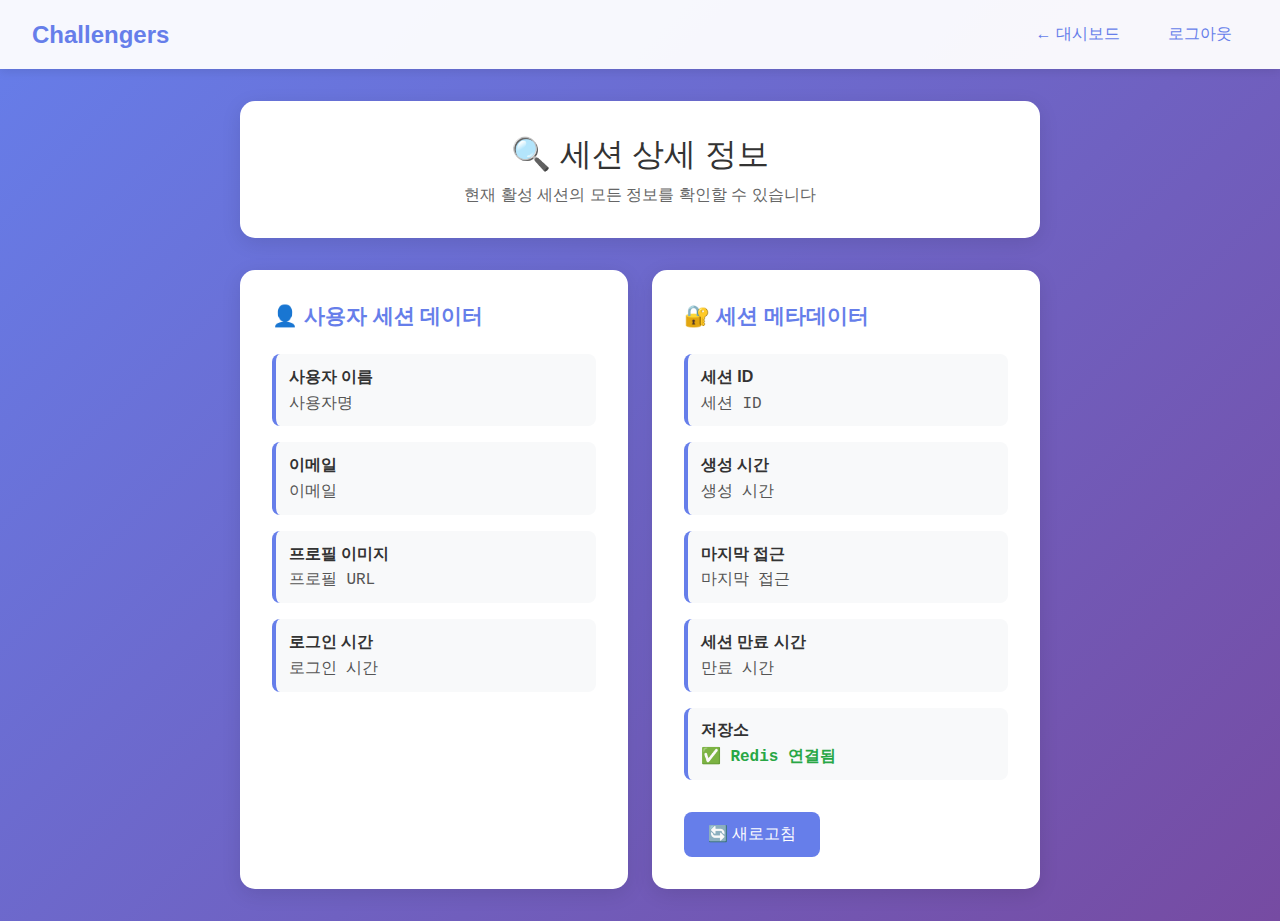
<file: src/main/resources/templates/session-info.html>
<!DOCTYPE html>
<html lang="ko" xmlns:th="http://www.thymeleaf.org">
<head>
    <meta charset="UTF-8">
    <meta content="width=device-width, initial-scale=1.0" name="viewport">
    <title>Challengers - 세션 정보</title>
    <style>
        body {
            font-family: 'Arial', sans-serif;
            margin: 0;
            padding: 0;
            background: linear-gradient(135deg, #667eea 0%, #764ba2 100%);
            min-height: 100vh;
        }

        .header {
            background: rgba(255, 255, 255, 0.95);
            padding: 1rem 2rem;
            box-shadow: 0 2px 10px rgba(0, 0, 0, 0.1);
            display: flex;
            justify-content: space-between;
            align-items: center;
        }

        .logo {
            font-size: 1.5rem;
            font-weight: bold;
            color: #667eea;
        }

        .nav-links {
            display: flex;
            gap: 1rem;
        }

        .nav-link {
            color: #667eea;
            text-decoration: none;
            padding: 8px 16px;
            border-radius: 5px;
            transition: background 0.3s ease;
        }

        .nav-link:hover {
            background: rgba(102, 126, 234, 0.1);
        }

        .main-content {
            padding: 2rem;
            max-width: 800px;
            margin: 0 auto;
        }

        .page-title {
            background: white;
            padding: 2rem;
            border-radius: 15px;
            box-shadow: 0 5px 20px rgba(0, 0, 0, 0.1);
            text-align: center;
            margin-bottom: 2rem;
        }

        .title {
            font-size: 2rem;
            color: #333;
            margin: 0;
        }

        .subtitle {
            color: #666;
            margin: 0.5rem 0 0 0;
        }

        .session-cards {
            display: grid;
            grid-template-columns: repeat(auto-fit, minmax(300px, 1fr));
            gap: 1.5rem;
        }

        .session-card {
            background: white;
            padding: 2rem;
            border-radius: 15px;
            box-shadow: 0 5px 20px rgba(0, 0, 0, 0.1);
        }

        .card-title {
            color: #667eea;
            font-size: 1.3rem;
            font-weight: bold;
            margin: 0 0 1.5rem 0;
            display: flex;
            align-items: center;
            gap: 0.5rem;
        }

        .session-item {
            margin: 1rem 0;
            padding: 0.8rem;
            background: #f8f9fa;
            border-radius: 8px;
            border-left: 4px solid #667eea;
        }

        .session-label {
            font-weight: bold;
            color: #333;
            display: block;
            margin-bottom: 0.3rem;
        }

        .session-value {
            color: #555;
            font-family: 'Courier New', monospace;
            word-break: break-all;
        }

        .status-active {
            color: #28a745;
            font-weight: bold;
        }

        .refresh-btn {
            background: #667eea;
            color: white;
            padding: 12px 24px;
            border: none;
            border-radius: 8px;
            cursor: pointer;
            text-decoration: none;
            display: inline-block;
            margin-top: 1rem;
            transition: all 0.3s ease;
        }

        .refresh-btn:hover {
            background: #5a67d8;
            transform: translateY(-1px);
        }
    </style>
</head>
<body>
<div class="header">
    <div class="logo">Challengers</div>
    <div class="nav-links">
        <a class="nav-link" href="/dashboard">← 대시보드</a>
        <a class="nav-link" href="/logout">로그아웃</a>
    </div>
</div>

<div class="main-content">
    <div class="page-title">
        <div class="title">🔍 세션 상세 정보</div>
        <div class="subtitle">현재 활성 세션의 모든 정보를 확인할 수 있습니다</div>
    </div>

    <div class="session-cards">
        <div class="session-card">
            <div class="card-title">👤 사용자 세션 데이터</div>
            <div class="session-item">
                <span class="session-label">사용자 이름</span>
                <span class="session-value" th:text="${userName ?: '정보 없음'}">사용자명</span>
            </div>
            <div class="session-item">
                <span class="session-label">이메일</span>
                <span class="session-value" th:text="${userEmail ?: '정보 없음'}">이메일</span>
            </div>
            <div class="session-item">
                <span class="session-label">프로필 이미지</span>
                <span class="session-value" th:text="${userPicture ?: '정보 없음'}">프로필 URL</span>
            </div>
            <div class="session-item">
                <span class="session-label">로그인 시간</span>
                <span class="session-value" th:text="${loginTime ?: '정보 없음'}">로그인 시간</span>
            </div>
        </div>

        <div class="session-card">
            <div class="card-title">🔐 세션 메타데이터</div>
            <div class="session-item">
                <span class="session-label">세션 ID</span>
                <span class="session-value" th:text="${sessionId}">세션 ID</span>
            </div>
            <div class="session-item">
                <span class="session-label">생성 시간</span>
                <span class="session-value" th:text="${creationTime}">생성 시간</span>
            </div>
            <div class="session-item">
                <span class="session-label">마지막 접근</span>
                <span class="session-value" th:text="${lastAccessTime}">마지막 접근</span>
            </div>
            <div class="session-item">
                <span class="session-label">세션 만료 시간</span>
                <span class="session-value" th:text="|${sessionTimeout}초 (${sessionTimeout/60}분)|">만료 시간</span>
            </div>
            <div class="session-item">
                <span class="session-label">저장소</span>
                <span class="session-value status-active">✅ Redis 연결됨</span>
            </div>
            <a class="refresh-btn" href="/session-info">🔄 새로고침</a>
        </div>
    </div>
</div>
</body>
</html>
</file>
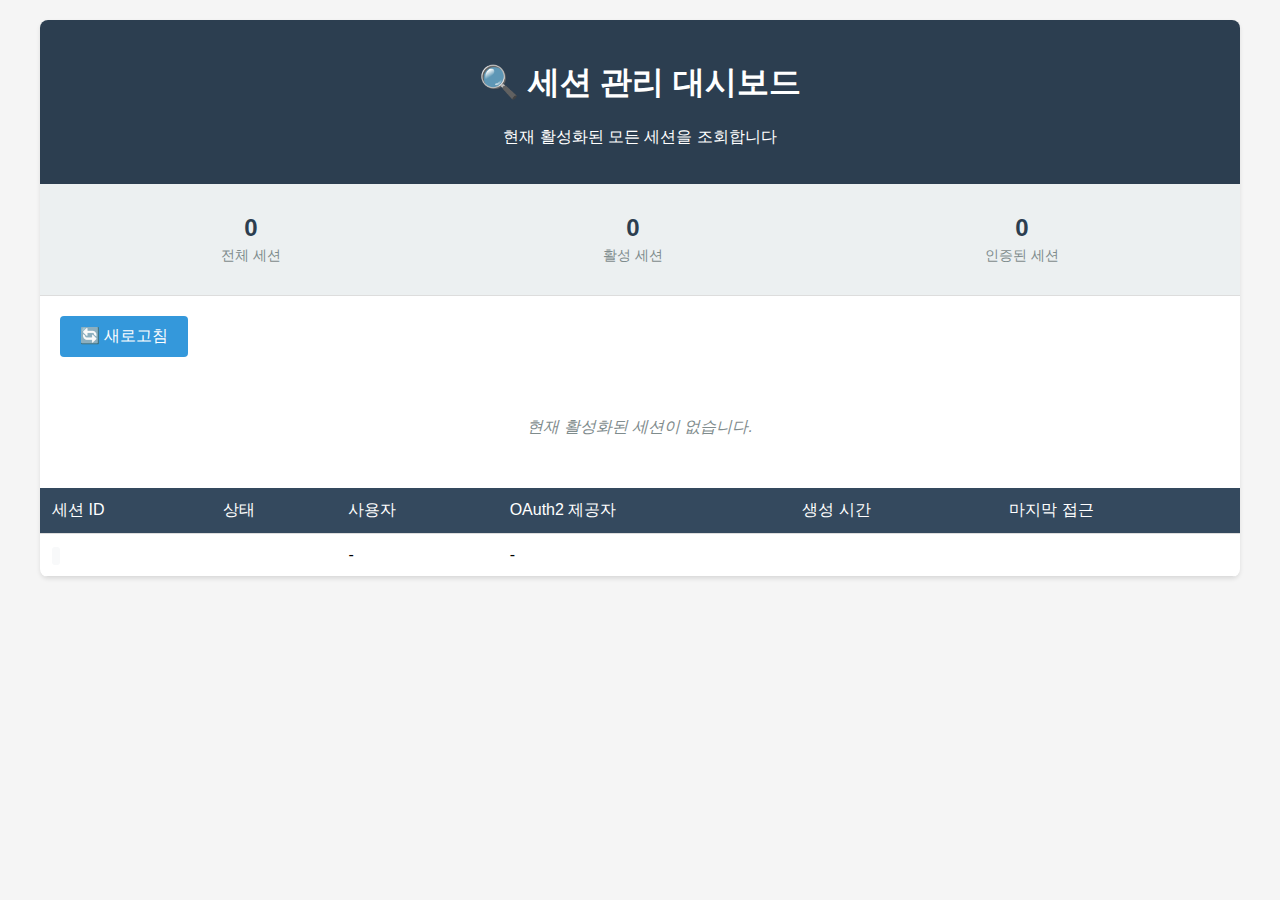
<file: src/main/resources/templates/admin/sessions.html>
<!DOCTYPE html>
<html xmlns:th="http://www.thymeleaf.org">
<head>
    <meta charset="UTF-8">
    <meta content="width=device-width, initial-scale=1.0" name="viewport">
    <title>세션 관리 - Admin</title>
    <style>
        body {
            font-family: 'Segoe UI', Tahoma, Geneva, Verdana, sans-serif;
            margin: 0;
            padding: 20px;
            background-color: #f5f5f5;
        }

        .container {
            max-width: 1200px;
            margin: 0 auto;
            background: white;
            border-radius: 8px;
            box-shadow: 0 2px 4px rgba(0, 0, 0, 0.1);
            overflow: hidden;
        }

        .header {
            background: #2c3e50;
            color: white;
            padding: 20px;
            text-align: center;
        }

        .stats {
            display: flex;
            justify-content: space-around;
            padding: 20px;
            background: #ecf0f1;
            border-bottom: 1px solid #ddd;
        }

        .stat-box {
            text-align: center;
            padding: 10px;
        }

        .stat-number {
            font-size: 24px;
            font-weight: bold;
            color: #2c3e50;
        }

        .stat-label {
            font-size: 14px;
            color: #7f8c8d;
            margin-top: 5px;
        }

        .refresh-btn {
            background: #3498db;
            color: white;
            border: none;
            padding: 10px 20px;
            border-radius: 4px;
            cursor: pointer;
            margin: 20px;
            text-decoration: none;
            display: inline-block;
        }

        .refresh-btn:hover {
            background: #2980b9;
        }

        table {
            width: 100%;
            border-collapse: collapse;
            margin-top: 10px;
        }

        th, td {
            padding: 12px;
            text-align: left;
            border-bottom: 1px solid #ddd;
        }

        th {
            background-color: #34495e;
            color: white;
            font-weight: 500;
        }

        tr:hover {
            background-color: #f8f9fa;
        }

        .status {
            padding: 4px 8px;
            border-radius: 12px;
            font-size: 12px;
            font-weight: bold;
        }

        .status-authenticated {
            background: #d4edda;
            color: #155724;
        }

        .status-anonymous {
            background: #fff3cd;
            color: #856404;
        }

        .status-expired {
            background: #f8d7da;
            color: #721c24;
        }

        .session-id {
            font-family: monospace;
            background: #f8f9fa;
            padding: 2px 4px;
            border-radius: 3px;
            font-size: 12px;
        }

        .no-sessions {
            text-align: center;
            padding: 40px;
            color: #7f8c8d;
            font-style: italic;
        }

        .timestamp {
            font-size: 11px;
            color: #6c757d;
        }
    </style>
</head>
<body>
<div class="container">
    <div class="header">
        <h1>🔍 세션 관리 대시보드</h1>
        <p>현재 활성화된 모든 세션을 조회합니다</p>
    </div>

    <div class="stats">
        <div class="stat-box">
            <div class="stat-number" th:text="${totalSessions}">0</div>
            <div class="stat-label">전체 세션</div>
        </div>
        <div class="stat-box">
            <div class="stat-number" th:text="${activeSessions}">0</div>
            <div class="stat-label">활성 세션</div>
        </div>
        <div class="stat-box">
            <div class="stat-number" th:text="${authenticatedSessions}">0</div>
            <div class="stat-label">인증된 세션</div>
        </div>
    </div>

    <a class="refresh-btn" href="/admin/sessions">🔄 새로고침</a>

    <div class="no-sessions" th:if="${#lists.isEmpty(sessions)}">
        현재 활성화된 세션이 없습니다.
    </div>

    <table th:unless="${#lists.isEmpty(sessions)}">
        <thead>
        <tr>
            <th>세션 ID</th>
            <th>상태</th>
            <th>사용자</th>
            <th>OAuth2 제공자</th>
            <th>생성 시간</th>
            <th>마지막 접근</th>
        </tr>
        </thead>
        <tbody>
        <tr th:each="sessionInfo : ${sessions}">
            <td>
                <span class="session-id" th:text="${sessionInfo.shortSessionId}"></span>
            </td>
            <td>
                        <span class="status"
                              th:classappend="${sessionInfo.expired ? 'status-expired' : (sessionInfo.authenticated ? 'status-authenticated' : 'status-anonymous')}"
                              th:text="${sessionInfo.status}">
                        </span>
            </td>
            <td th:text="${sessionInfo.authenticated ? sessionInfo.username : '-'}">-</td>
            <td th:text="${sessionInfo.oauth2Provider ?: '-'}">-</td>
            <td>
                <div th:text="${#temporals.format(sessionInfo.creationTime, 'yyyy-MM-dd HH:mm:ss')}"></div>
                <div class="timestamp" th:text="${#temporals.format(sessionInfo.creationTime, 'E')}"></div>
            </td>
            <td>
                <div th:text="${#temporals.format(sessionInfo.lastAccessTime, 'yyyy-MM-dd HH:mm:ss')}"></div>
                <div class="timestamp" th:text="${#temporals.format(sessionInfo.lastAccessTime, 'E')}"></div>
            </td>
        </tr>
        </tbody>
    </table>
</div>

<script>
    // 30초마다 자동 새로고침
    setTimeout(() => {
        window.location.reload();
    }, 30000);
</script>
</body>
</html>
</file>
